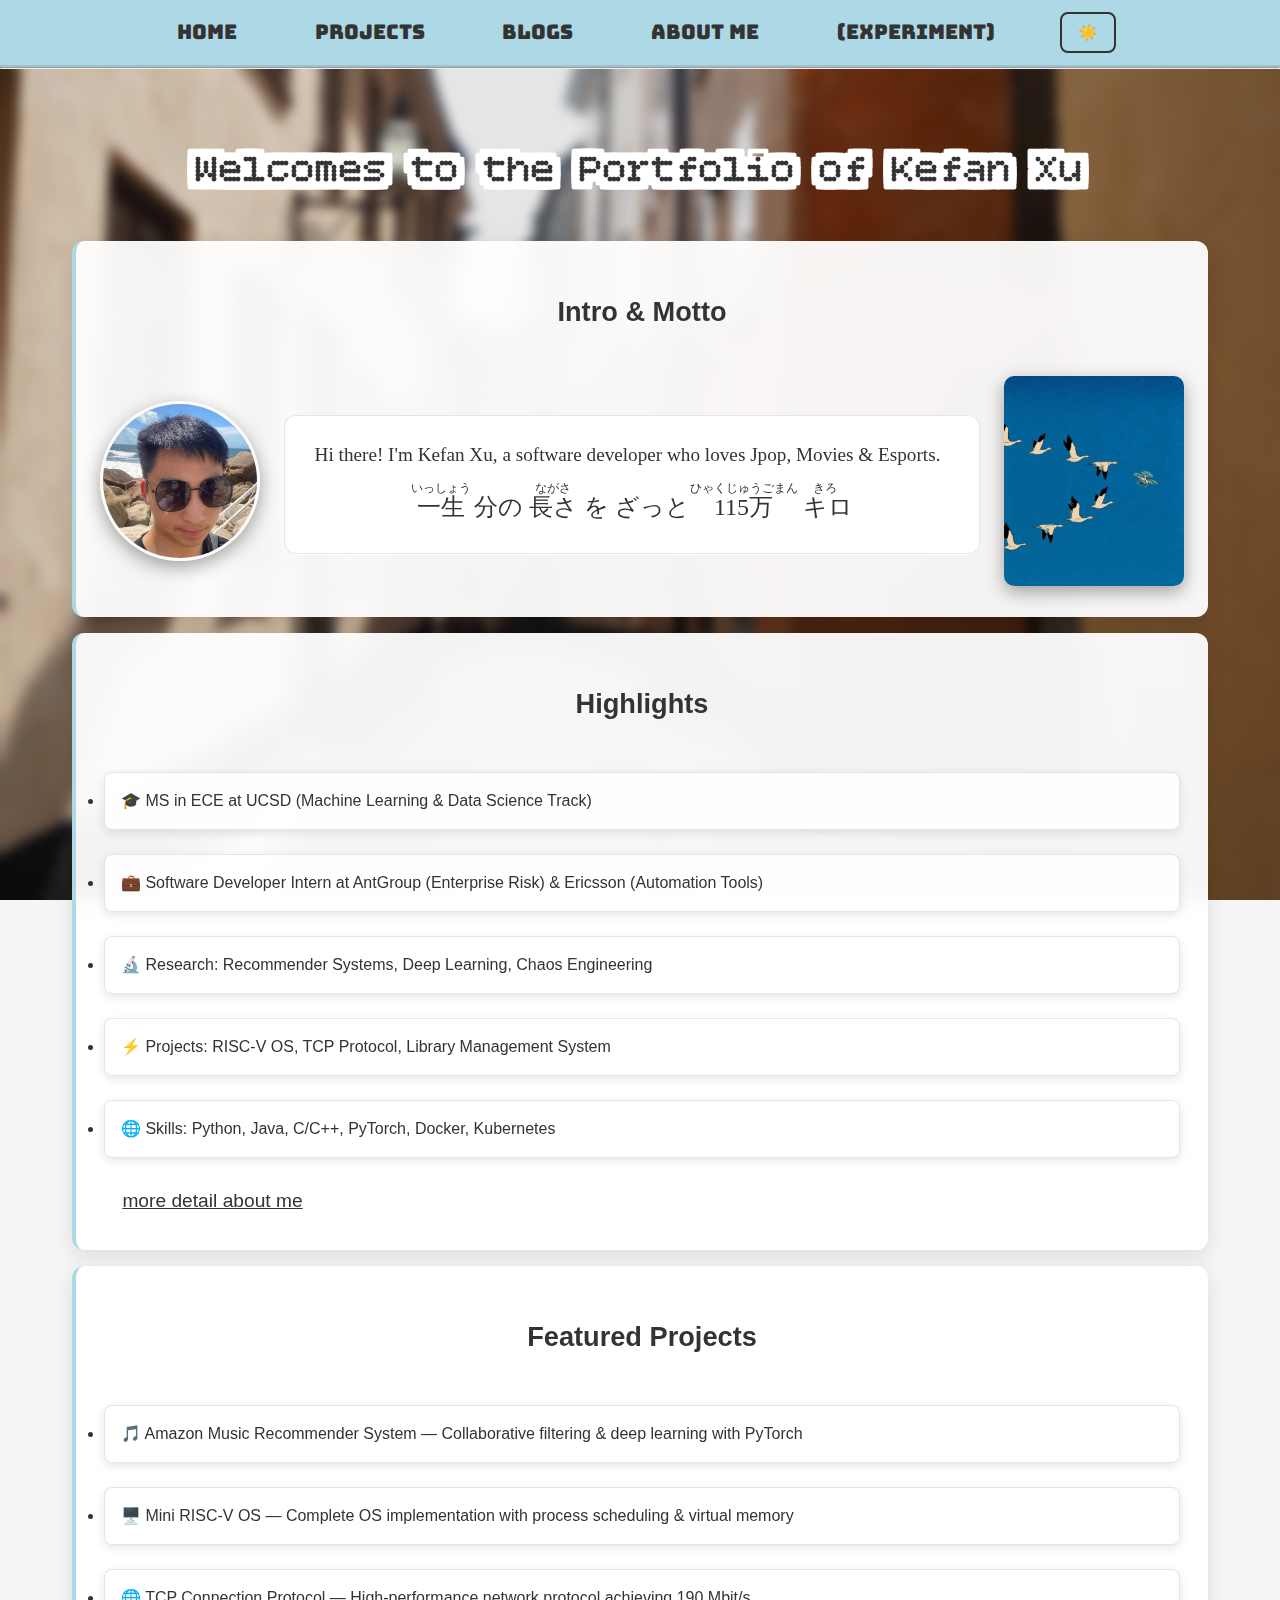
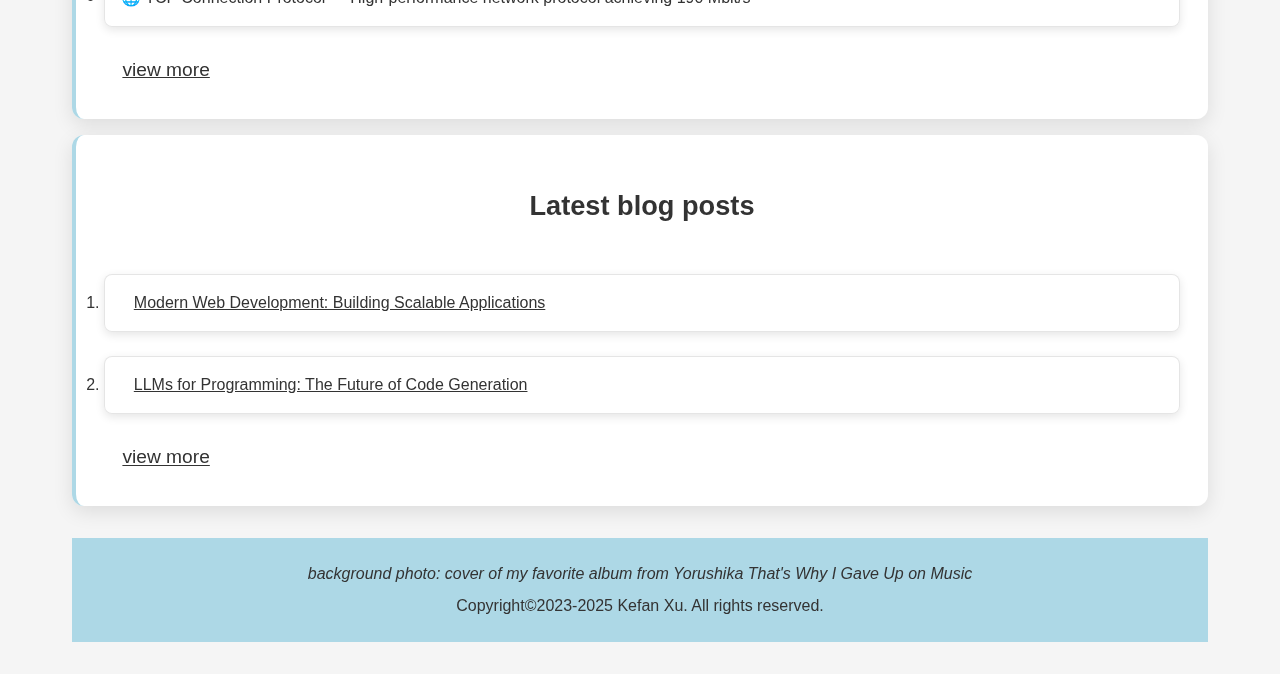
<file: index.html>
<!doctype html>
<html lang="en">
<head>
  <meta charset="utf-8">
  <meta name="viewport" content="width=device-width,initial-scale=1">
  <meta name="view-transition" content="same-origin">
  <title>Kefan's Portfolio - Home</title>
  <meta name="description" content="Personal portfolio homepage.">
  <link rel="icon" href="assets/img/siteicon.jpg" type="image/jpeg">
  <link rel="stylesheet" href="css/style.css"></link>
  <script src="scripts/theme.js"></script>
  
  <script>
    /* hello-world custom element logs to console (allowed JS for this part) */
    class HelloWorld extends HTMLElement {
      connectedCallback(){ console.log("Hello world! (from <hello-world>)"); }
    }
    customElements.define('hello-world', HelloWorld);
  </script>
</head>
<body>
  <div class="view-transition-overlay" style="view-transition-name: transition-overlay;"></div>
  <header>
    
    <nav >
      <input type="checkbox" id="menu-toggle">
      <label for="menu-toggle" class="menu-icon">☰ Menu</label>
      <ul class="main-menu">
        <li><a href="index.html">Home</a></li>
        <li><a href="projects.html">Projects</a></li>
        <li><a href="blogs.html">Blogs</a></li>
        <li><a href="about.html">About me</a></li>
        <li><a href="experiments.html">(experiment)</a></li>
        <li class="theme-toggle-container">
          <button id="theme-toggle" class="theme-toggle" type="button">🌙 &nbsp Dark</button>
        </li>
      </ul>
    </nav>
    <hr>
  </header>

  <main>
    <h1>Welcomes to the Portfolio of Kefan Xu 
    </h1>

    <section>
        <h2 id="intro">Intro & Motto</h2>
        <div class="intro-motto">
            <picture class="intro-avatar">
                <source srcset="assets/img/avatar.jpg" type="image/webp">
                <img src="assets/img/avatar.jpg" alt="avatar">
            </picture>
            <span class="intro-bubble">
              <p>Hi there! I'm Kefan Xu, a software developer who loves Jpop, Movies & Esports.</p>
                <p class="need-ruby">
                    <ruby>
                        一生<rt>いっしょう</rt>
                    </ruby>
                    分の
                    <ruby>
                        長さ<rt>ながさ</rt>
                    </ruby>
                    を ざっと
                    <ruby>
                        115万<rt>ひゃくじゅうごまん</rt>
                        キロ<rt>きろ</rt>
                    </ruby>
                </p>
              </span>

            <picture class="intro-sideimg">
                <img src="assets/img/Pic1.jpg" alt="placeholder image">
            </picture>
        </div>
    </section>

    <section >

        <h2>Highlights</h2>
        <ul class="two-column">
            <li>🎓 MS in ECE at UCSD (Machine Learning & Data Science Track)</li>
            <li>💼 Software Developer Intern at AntGroup (Enterprise Risk) & Ericsson (Automation Tools)</li>
            <li>🔬 Research: Recommender Systems, Deep Learning, Chaos Engineering</li>
            <li>⚡ Projects: RISC-V OS, TCP Protocol, Library Management System</li>
            <li>🌐 Skills: Python, Java, C/C++, PyTorch, Docker, Kubernetes</li>
        </ul>

      <p><a href="about.html">more detail about me</a></p>
    </section>

    <section >
      <h2 id="projects">Featured Projects</h2>
      <ul class="two-column">
        <li>🎵 Amazon Music Recommender System — Collaborative filtering & deep learning with PyTorch</li>
        <li>🖥️ Mini RISC-V OS — Complete OS implementation with process scheduling & virtual memory</li>
        <li>🌐 TCP Connection Protocol — High-performance network protocol achieving 190 Mbit/s</li>
      </ul>
      <p><a href="projects.html">view more</a></p>
    </section>

    <section>
      <h2 id="blogs">Latest blog posts</h2>
      <ol class="two-column">
        <li><a href="blogs/blog1/index.html">Modern Web Development: Building Scalable Applications</a></li>
        <li><a href="blogs/blog2/index.html">LLMs for Programming: The Future of Code Generation</a></li>
      </ol>
      <p><a href="blogs.html">view more</a></p>
    </section>

    

    <footer>
      <cite>background photo: cover of my favorite album from Yorushika <em>That's Why I Gave Up on Music</em></cite>
      
      <p>Copyright©2023-2025 Kefan Xu. All rights reserved.</p>
      
    </footer>
  </main>

  <noscript>
    <p>Enable JavaScript for best experience (scripts are minimal and safe). Theme switching requires JavaScript.</p>
  </noscript>




  <!-- use the hello-world element somewhere so the console message triggers -->
  <hello-world></hello-world>
  
</body>
</html>
</file>
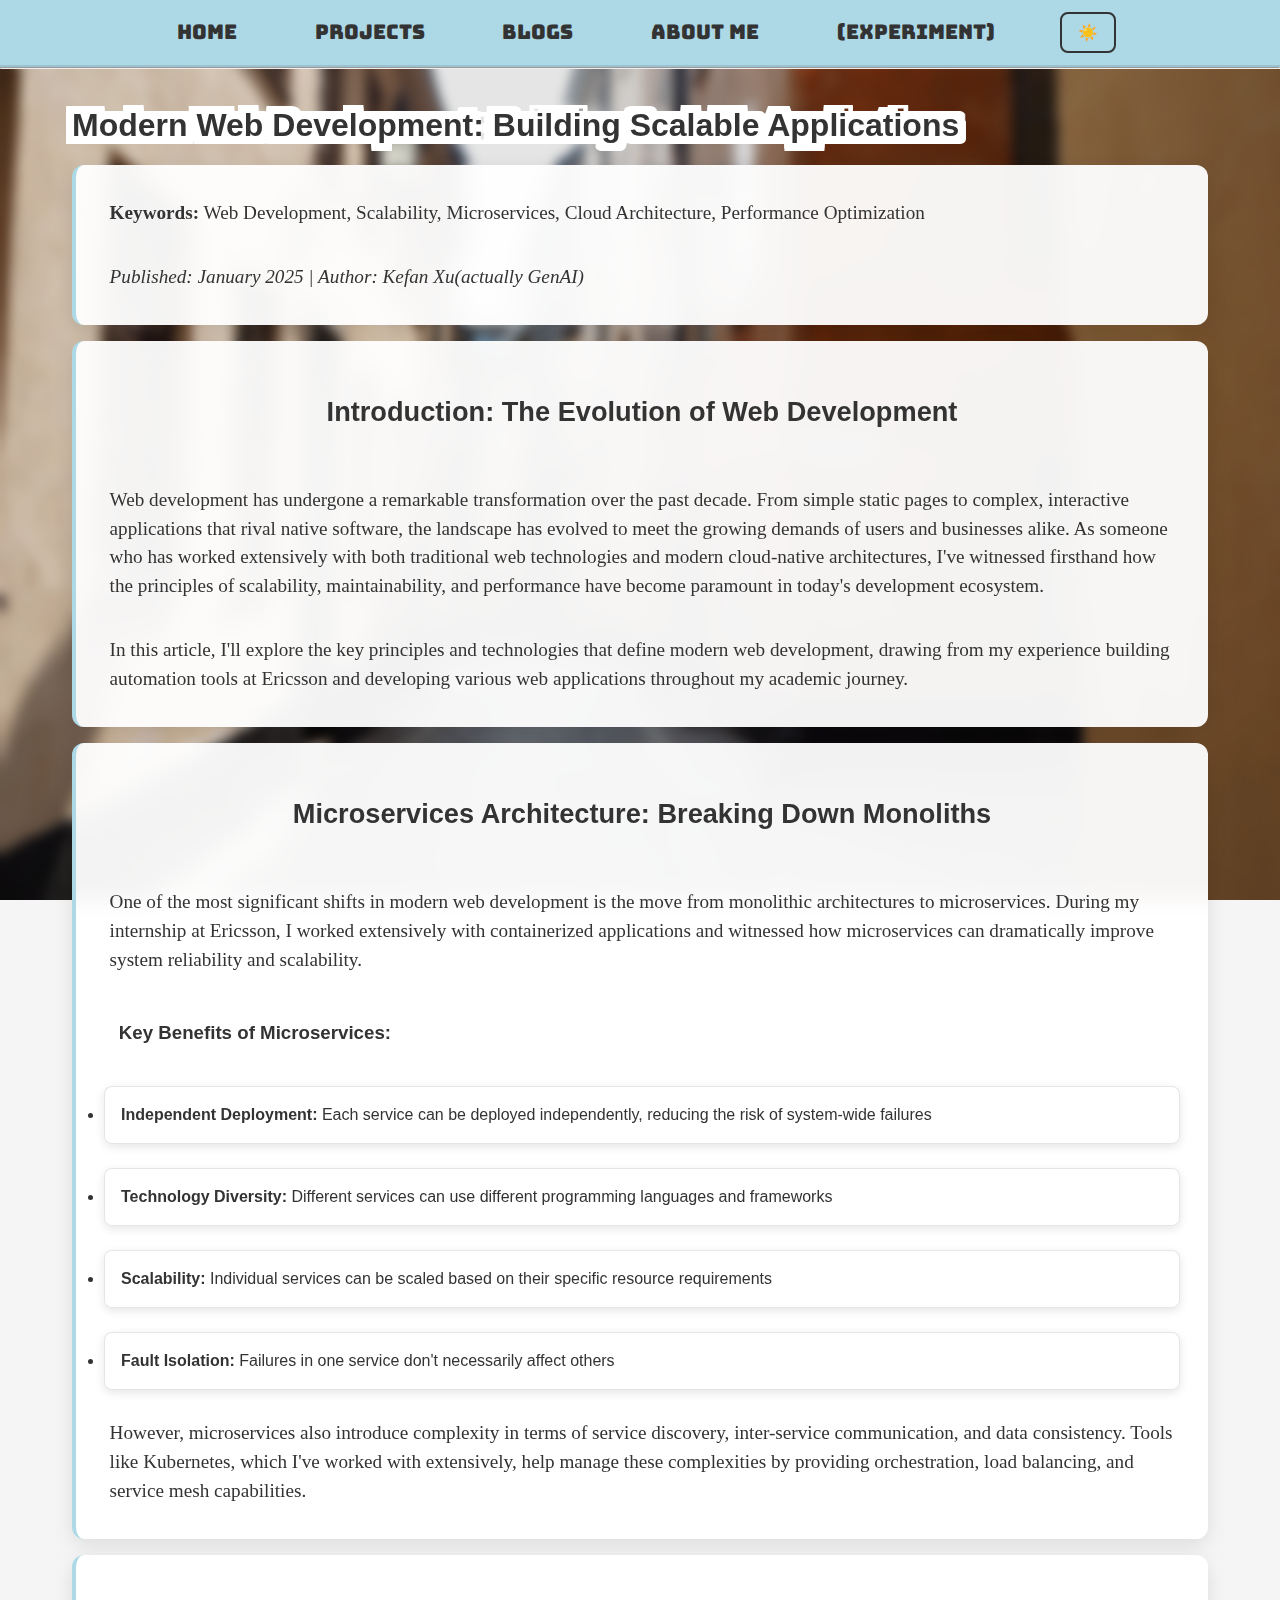
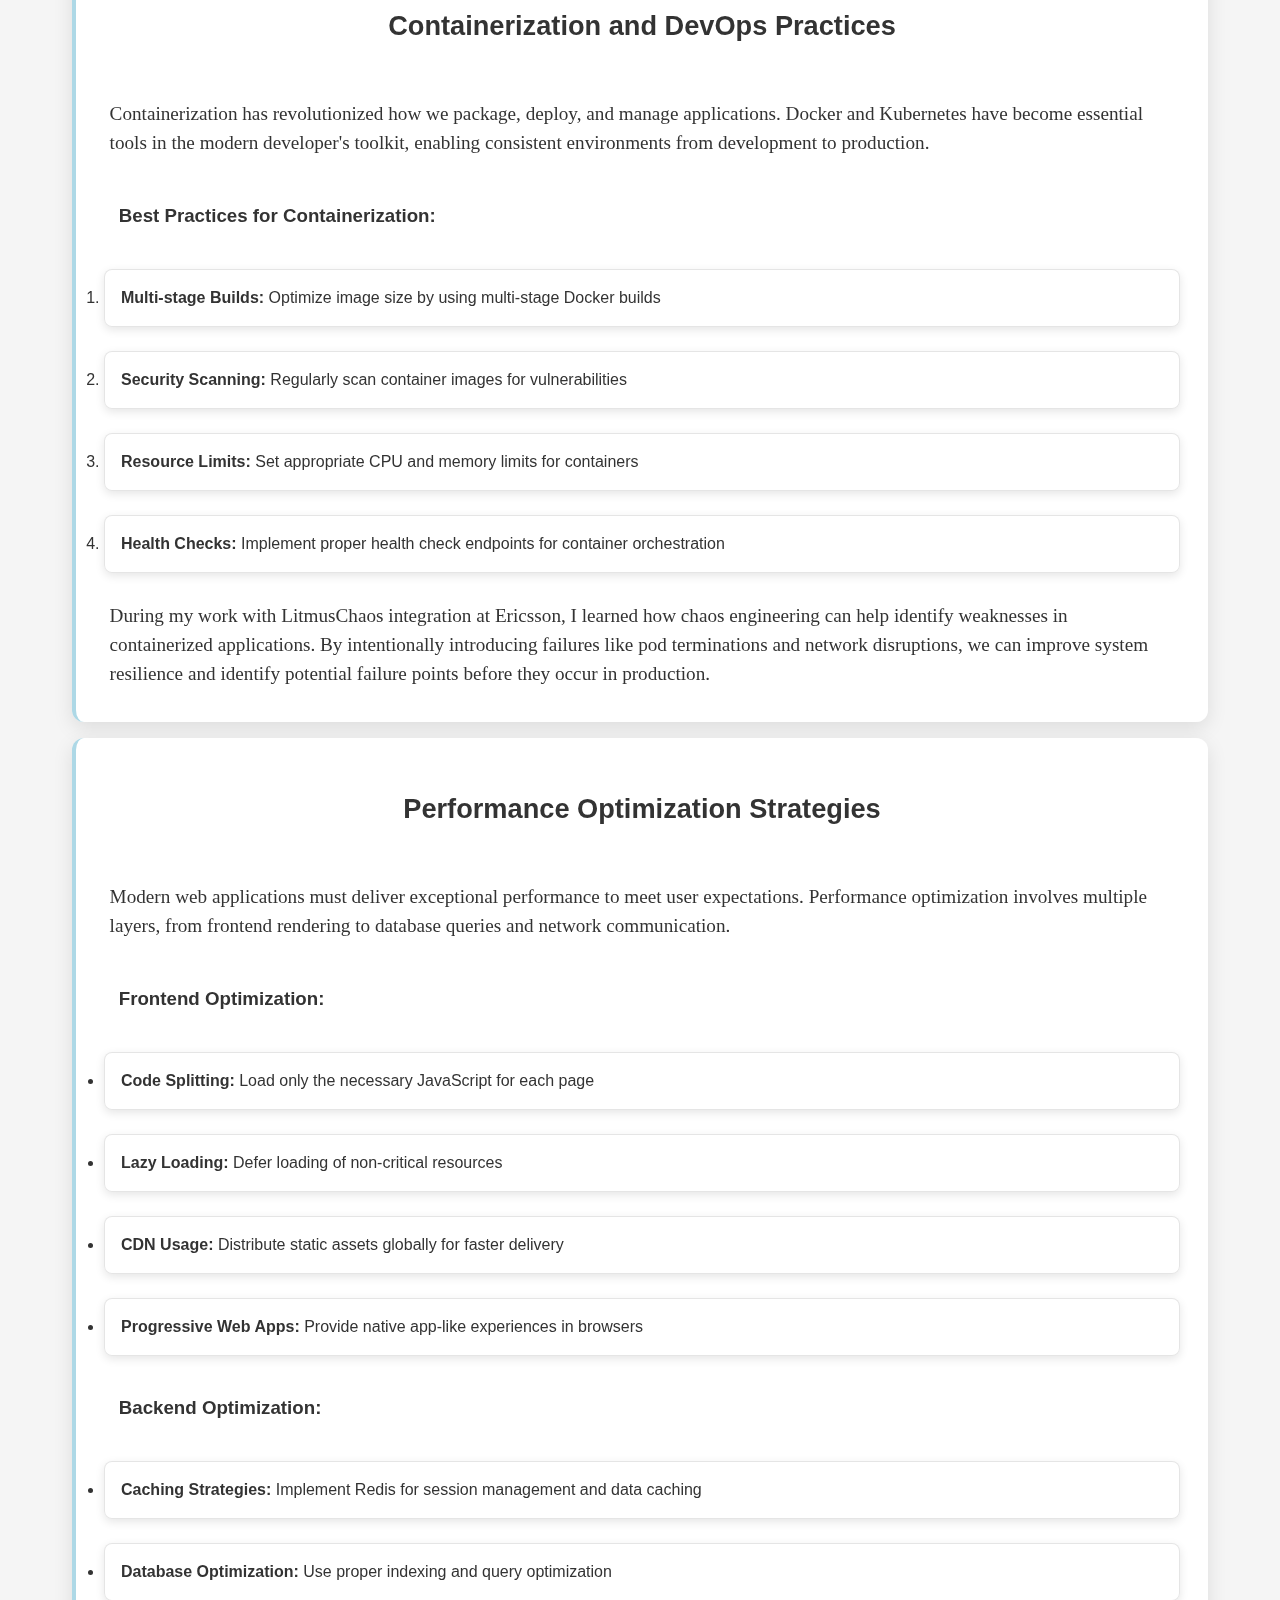
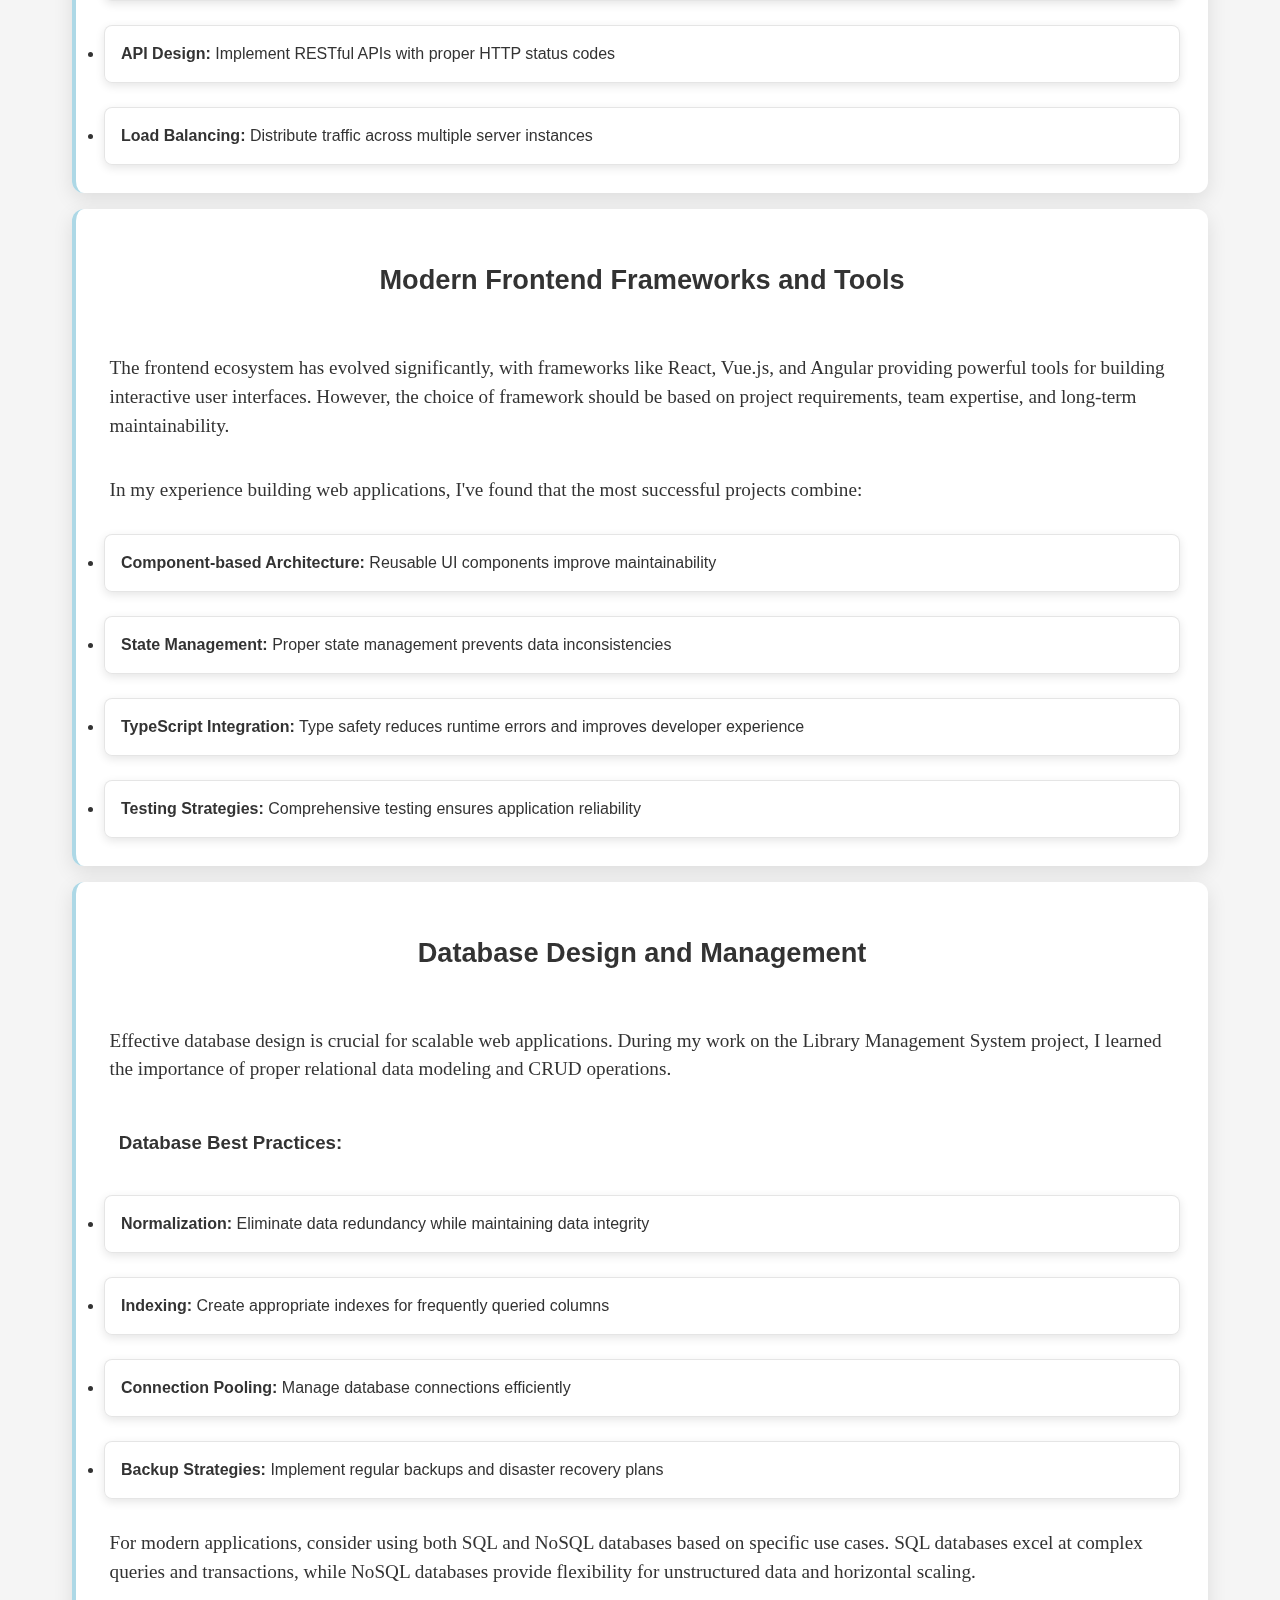
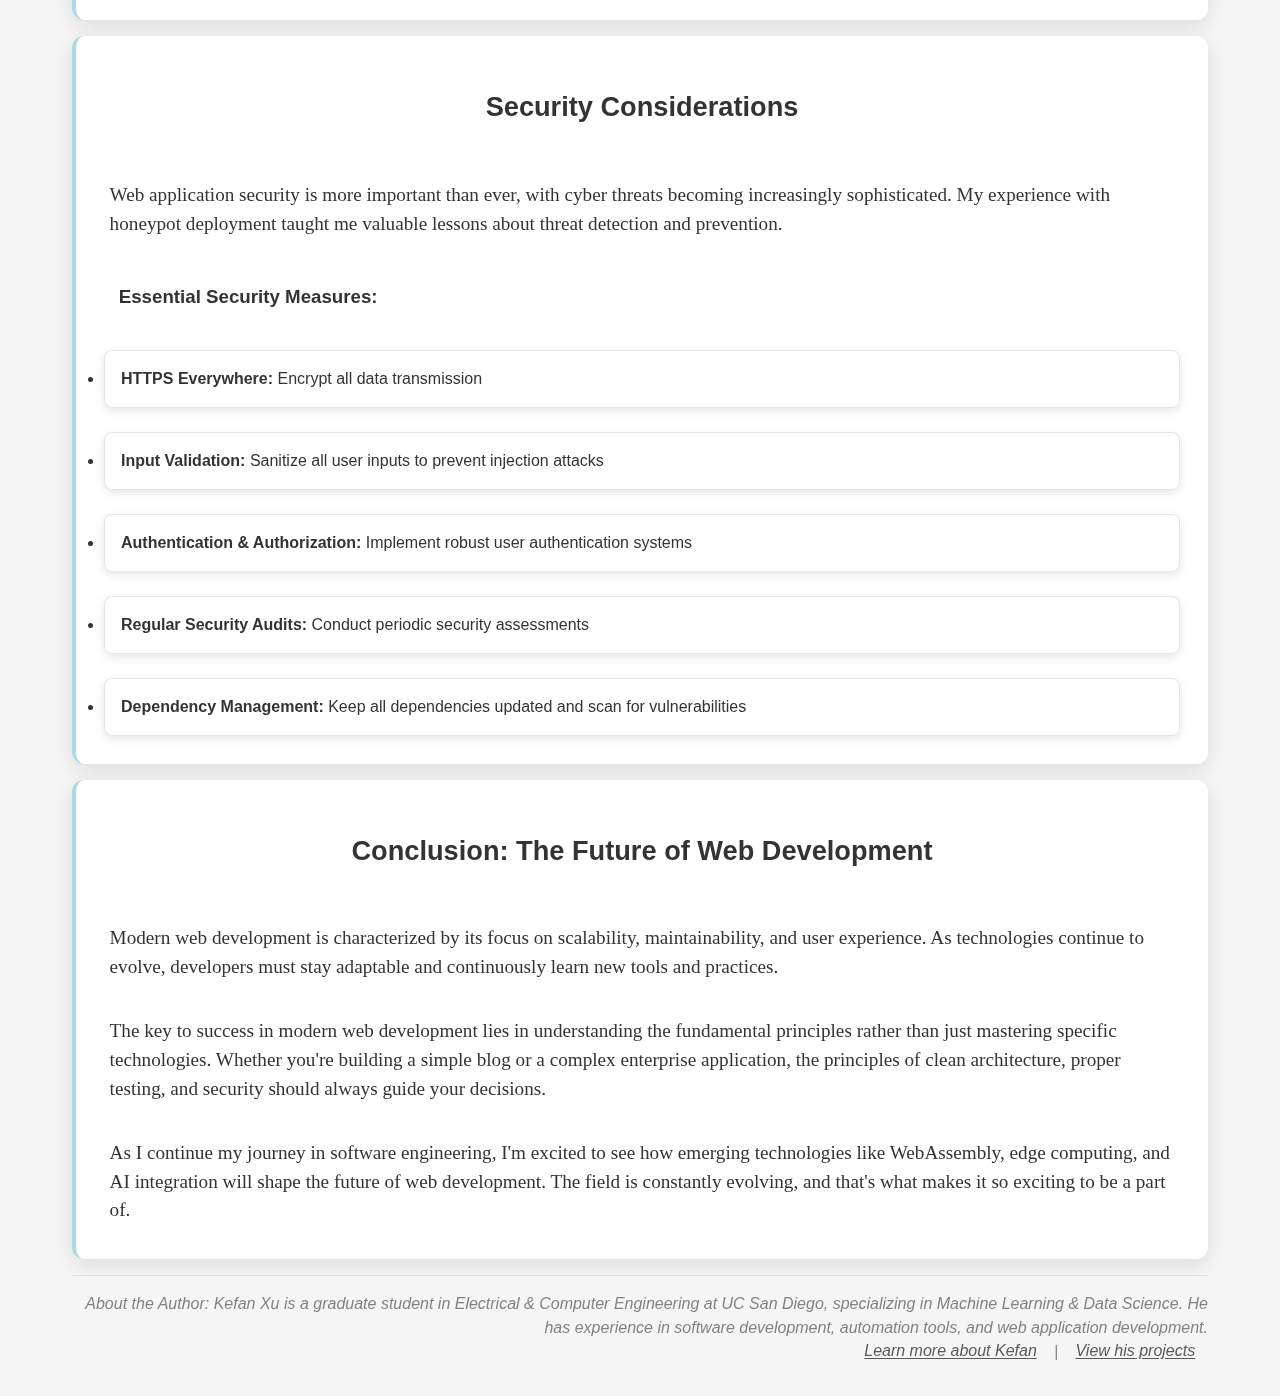
<file: blogs/blog1/index.html>
<!doctype html>
<html lang="en">
<head>
  <meta charset="utf-8">
  <meta name="viewport" content="width=device-width,initial-scale=1">
  <meta name="view-transition" content="same-origin">
  <title>Modern Web Development: Building Scalable Applications</title>
  <meta name="description" content="Exploring modern web development practices and scalable application architecture.">
  <link rel="icon" href="../../assets/img/siteicon.jpg" type="image/jpeg">
  <link rel="stylesheet" href="../../css/style.css">

  <script src="../../scripts/theme.js"></script>
</head>
<body>
  <!-- View Transition 覆盖层 -->
  <div class="view-transition-overlay" style="view-transition-name: transition-overlay;"></div>
  <header>
    <nav å>
      <input type="checkbox" id="menu-toggle">
      <label for="menu-toggle" class="menu-icon">☰ Menu</label>
      <ul class="main-menu">
        <li><a href="../../index.html">Home</a></li>
        <li><a href="../../projects.html">Projects</a></li>
        <li><a href="../../blogs.html">Blogs</a></li>
        <li><a href="../../about.html">About me</a></li>
        <li><a href="../../experiments.html">(experiment)</a></li>
        <li class="theme-toggle-container">
          <button id="theme-toggle" class="theme-toggle" type="button">🌙 Dark &nbsp</button>
        </li>
      </ul>
    </nav>
    <hr>
  </header>
  <main>
    <article>
      <h1>Modern Web Development: Building Scalable Applications</h1>
      <section>
        <p><strong>Keywords:</strong> Web Development, Scalability, Microservices, Cloud Architecture, Performance Optimization</p>
        <p><em>Published: January 2025 | Author: Kefan Xu(actually GenAI)</em></p>
      </section>  

      <section>
        <h2>Introduction: The Evolution of Web Development</h2>
        <p>Web development has undergone a remarkable transformation over the past decade. From simple static pages to complex, interactive applications that rival native software, the landscape has evolved to meet the growing demands of users and businesses alike. As someone who has worked extensively with both traditional web technologies and modern cloud-native architectures, I've witnessed firsthand how the principles of scalability, maintainability, and performance have become paramount in today's development ecosystem.</p>
        
        <p>In this article, I'll explore the key principles and technologies that define modern web development, drawing from my experience building automation tools at Ericsson and developing various web applications throughout my academic journey.</p>
      </section>

      <section>
        <h2>Microservices Architecture: Breaking Down Monoliths</h2>
        <p>One of the most significant shifts in modern web development is the move from monolithic architectures to microservices. During my internship at Ericsson, I worked extensively with containerized applications and witnessed how microservices can dramatically improve system reliability and scalability.</p>
        
        <h3>Key Benefits of Microservices:</h3>
        <ul>
          <li><strong>Independent Deployment:</strong> Each service can be deployed independently, reducing the risk of system-wide failures</li>
          <li><strong>Technology Diversity:</strong> Different services can use different programming languages and frameworks</li>
          <li><strong>Scalability:</strong> Individual services can be scaled based on their specific resource requirements</li>
          <li><strong>Fault Isolation:</strong> Failures in one service don't necessarily affect others</li>
        </ul>
        
        <p>However, microservices also introduce complexity in terms of service discovery, inter-service communication, and data consistency. Tools like Kubernetes, which I've worked with extensively, help manage these complexities by providing orchestration, load balancing, and service mesh capabilities.</p>
      </section>

      <section>
        <h2>Containerization and DevOps Practices</h2>
        <p>Containerization has revolutionized how we package, deploy, and manage applications. Docker and Kubernetes have become essential tools in the modern developer's toolkit, enabling consistent environments from development to production.</p>
        
        <h3>Best Practices for Containerization:</h3>
        <ol>
          <li><strong>Multi-stage Builds:</strong> Optimize image size by using multi-stage Docker builds</li>
          <li><strong>Security Scanning:</strong> Regularly scan container images for vulnerabilities</li>
          <li><strong>Resource Limits:</strong> Set appropriate CPU and memory limits for containers</li>
          <li><strong>Health Checks:</strong> Implement proper health check endpoints for container orchestration</li>
        </ol>
        
        <p>During my work with LitmusChaos integration at Ericsson, I learned how chaos engineering can help identify weaknesses in containerized applications. By intentionally introducing failures like pod terminations and network disruptions, we can improve system resilience and identify potential failure points before they occur in production.</p>
      </section>

      <section>
        <h2>Performance Optimization Strategies</h2>
        <p>Modern web applications must deliver exceptional performance to meet user expectations. Performance optimization involves multiple layers, from frontend rendering to database queries and network communication.</p>
        
        <h3>Frontend Optimization:</h3>
        <ul>
          <li><strong>Code Splitting:</strong> Load only the necessary JavaScript for each page</li>
          <li><strong>Lazy Loading:</strong> Defer loading of non-critical resources</li>
          <li><strong>CDN Usage:</strong> Distribute static assets globally for faster delivery</li>
          <li><strong>Progressive Web Apps:</strong> Provide native app-like experiences in browsers</li>
        </ul>
        
        <h3>Backend Optimization:</h3>
        <ul>
          <li><strong>Caching Strategies:</strong> Implement Redis for session management and data caching</li>
          <li><strong>Database Optimization:</strong> Use proper indexing and query optimization</li>
          <li><strong>API Design:</strong> Implement RESTful APIs with proper HTTP status codes</li>
          <li><strong>Load Balancing:</strong> Distribute traffic across multiple server instances</li>
        </ul>
      </section>

      <section>
        <h2>Modern Frontend Frameworks and Tools</h2>
        <p>The frontend ecosystem has evolved significantly, with frameworks like React, Vue.js, and Angular providing powerful tools for building interactive user interfaces. However, the choice of framework should be based on project requirements, team expertise, and long-term maintainability.</p>
        
        <p>In my experience building web applications, I've found that the most successful projects combine:</p>
        <ul>
          <li><strong>Component-based Architecture:</strong> Reusable UI components improve maintainability</li>
          <li><strong>State Management:</strong> Proper state management prevents data inconsistencies</li>
          <li><strong>TypeScript Integration:</strong> Type safety reduces runtime errors and improves developer experience</li>
          <li><strong>Testing Strategies:</strong> Comprehensive testing ensures application reliability</li>
        </ul>
      </section>

      <section>
        <h2>Database Design and Management</h2>
        <p>Effective database design is crucial for scalable web applications. During my work on the Library Management System project, I learned the importance of proper relational data modeling and CRUD operations.</p>
        
        <h3>Database Best Practices:</h3>
        <ul>
          <li><strong>Normalization:</strong> Eliminate data redundancy while maintaining data integrity</li>
          <li><strong>Indexing:</strong> Create appropriate indexes for frequently queried columns</li>
          <li><strong>Connection Pooling:</strong> Manage database connections efficiently</li>
          <li><strong>Backup Strategies:</strong> Implement regular backups and disaster recovery plans</li>
        </ul>
        
        <p>For modern applications, consider using both SQL and NoSQL databases based on specific use cases. SQL databases excel at complex queries and transactions, while NoSQL databases provide flexibility for unstructured data and horizontal scaling.</p>
      </section>

      <section>
        <h2>Security Considerations</h2>
        <p>Web application security is more important than ever, with cyber threats becoming increasingly sophisticated. My experience with honeypot deployment taught me valuable lessons about threat detection and prevention.</p>
        
        <h3>Essential Security Measures:</h3>
        <ul>
          <li><strong>HTTPS Everywhere:</strong> Encrypt all data transmission</li>
          <li><strong>Input Validation:</strong> Sanitize all user inputs to prevent injection attacks</li>
          <li><strong>Authentication & Authorization:</strong> Implement robust user authentication systems</li>
          <li><strong>Regular Security Audits:</strong> Conduct periodic security assessments</li>
          <li><strong>Dependency Management:</strong> Keep all dependencies updated and scan for vulnerabilities</li>
        </ul>
      </section>

      <section>
        <h2>Conclusion: The Future of Web Development</h2>
        <p>Modern web development is characterized by its focus on scalability, maintainability, and user experience. As technologies continue to evolve, developers must stay adaptable and continuously learn new tools and practices.</p>
        
        <p>The key to success in modern web development lies in understanding the fundamental principles rather than just mastering specific technologies. Whether you're building a simple blog or a complex enterprise application, the principles of clean architecture, proper testing, and security should always guide your decisions.</p>
        
        <p>As I continue my journey in software engineering, I'm excited to see how emerging technologies like WebAssembly, edge computing, and AI integration will shape the future of web development. The field is constantly evolving, and that's what makes it so exciting to be a part of.</p>
      </section>

      <footer>
        <p><em>About the Author: Kefan Xu is a graduate student in Electrical & Computer Engineering at UC San Diego, specializing in Machine Learning & Data Science. He has experience in software development, automation tools, and web application development.</em></p>
        <p><a href="../../about.html">Learn more about Kefan</a> | <a href="../../projects.html">View his projects</a></p>
      </footer>
    </article>
  </main>
</body>
</html>
</file>
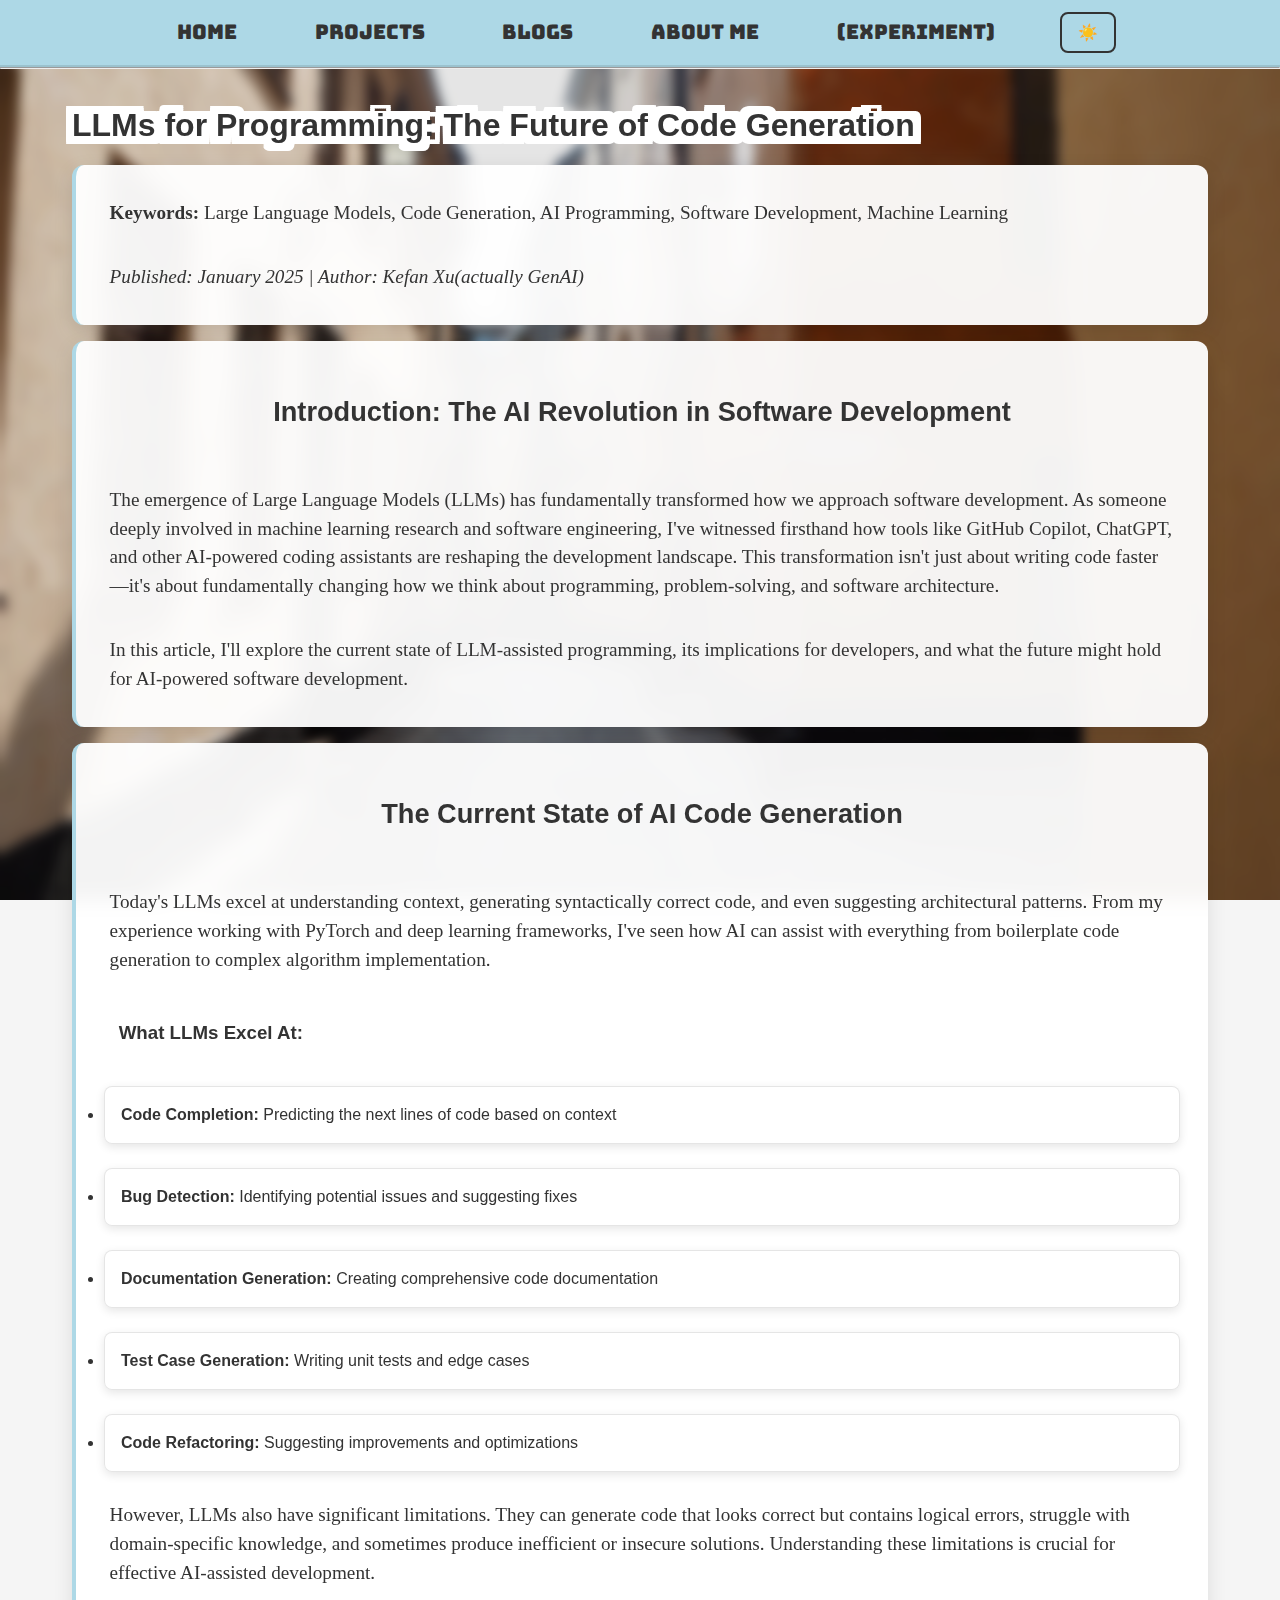
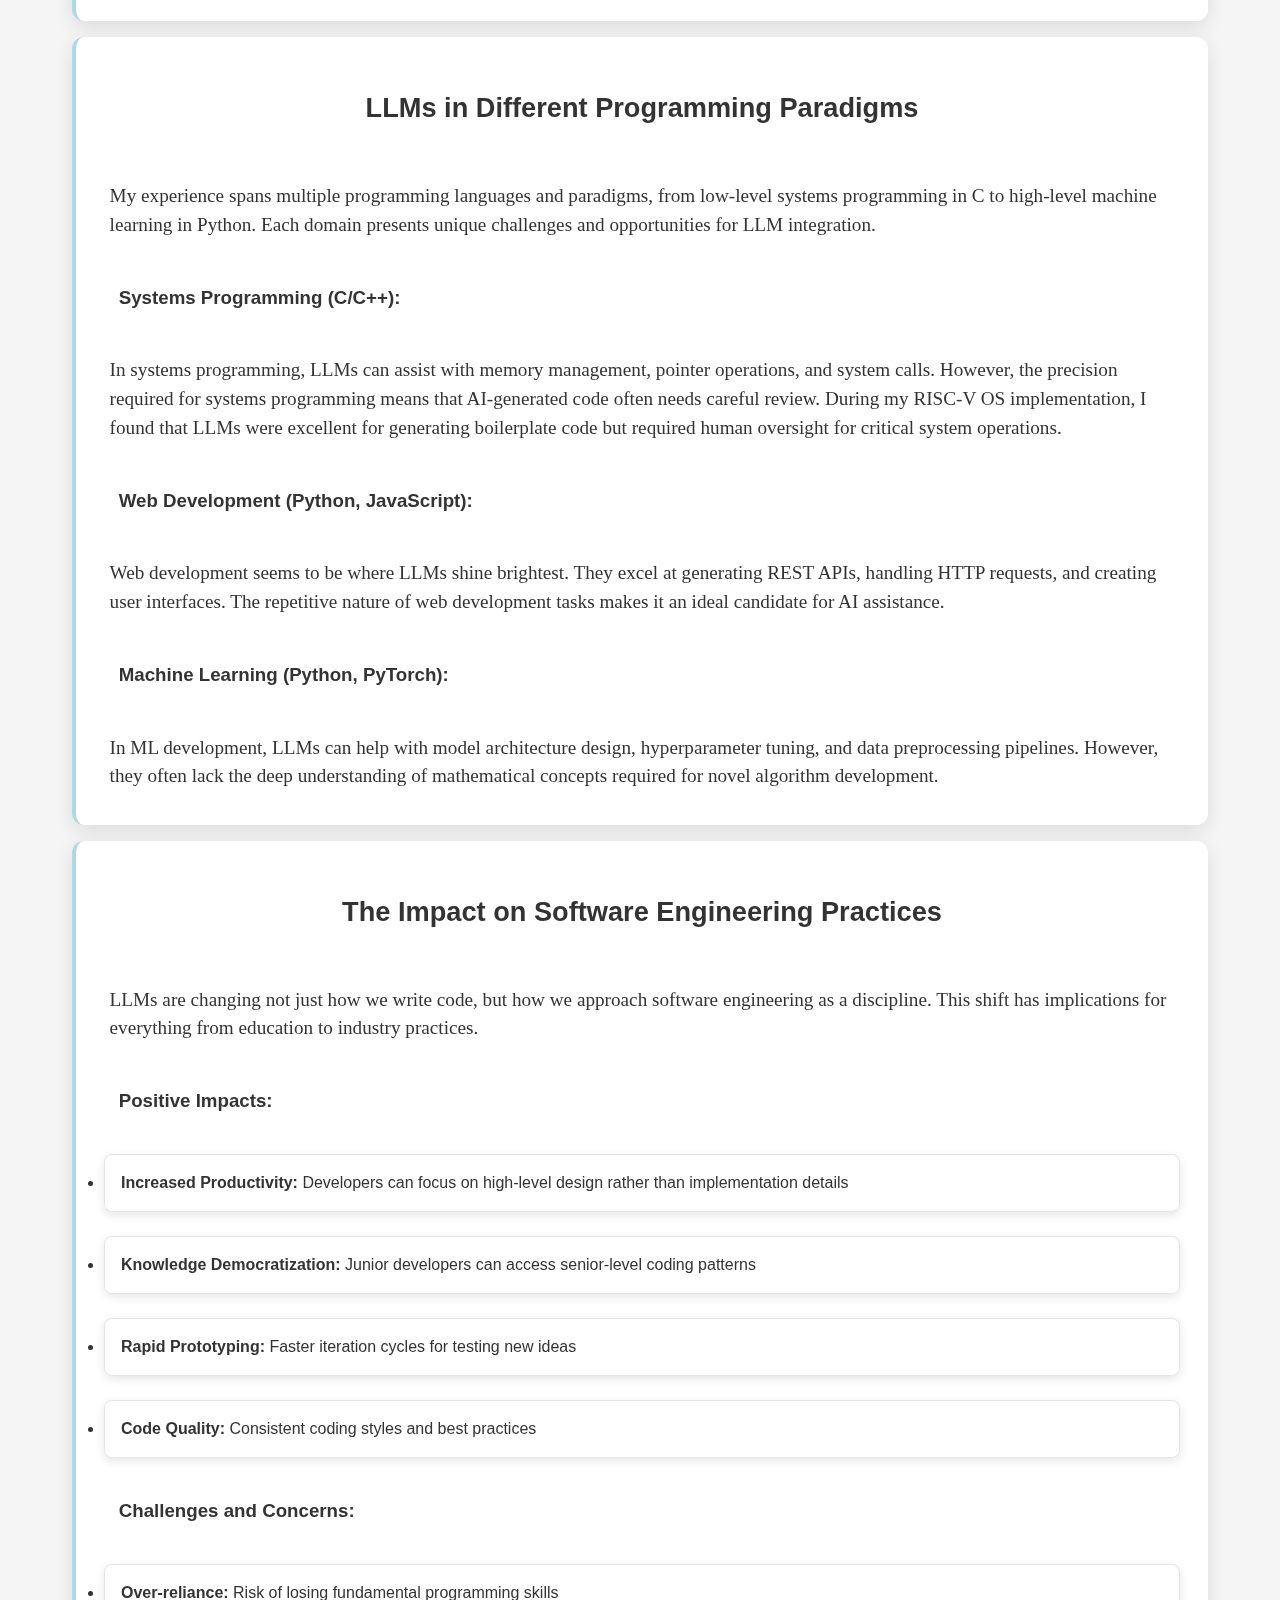
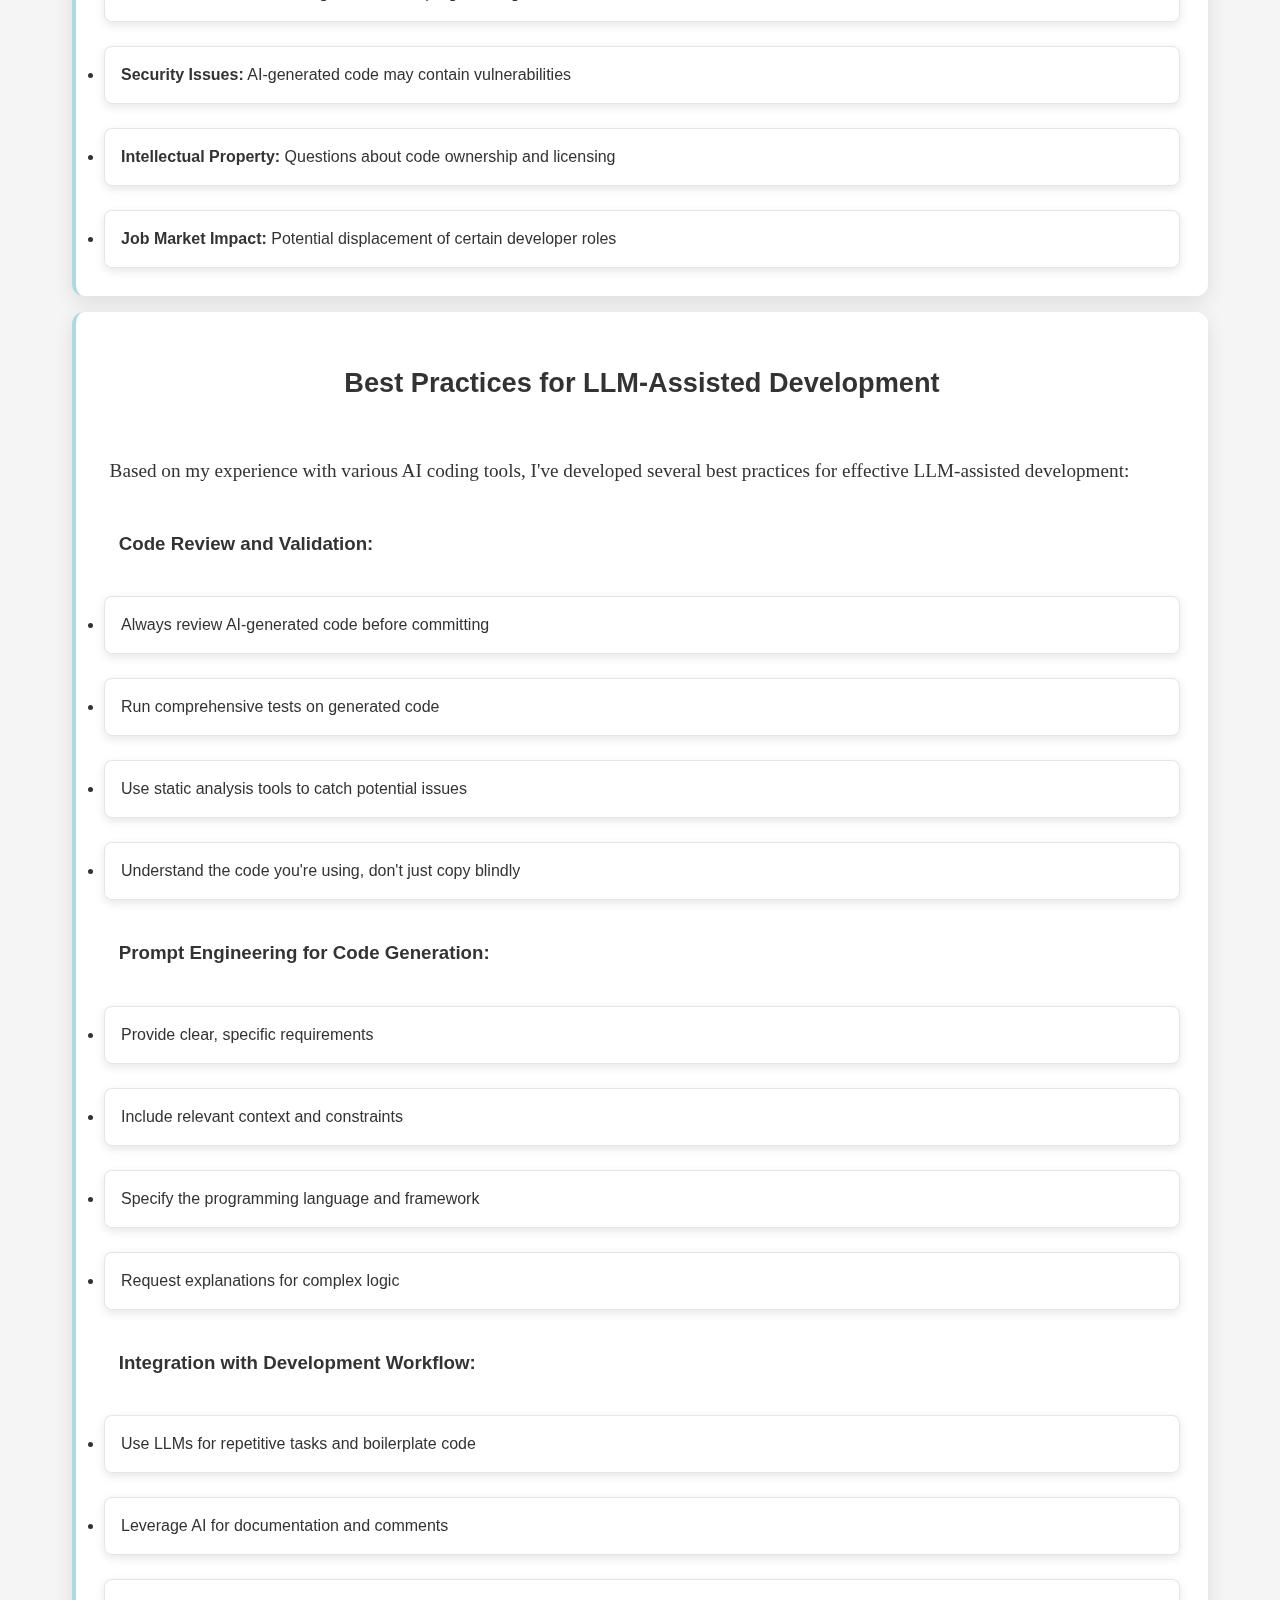
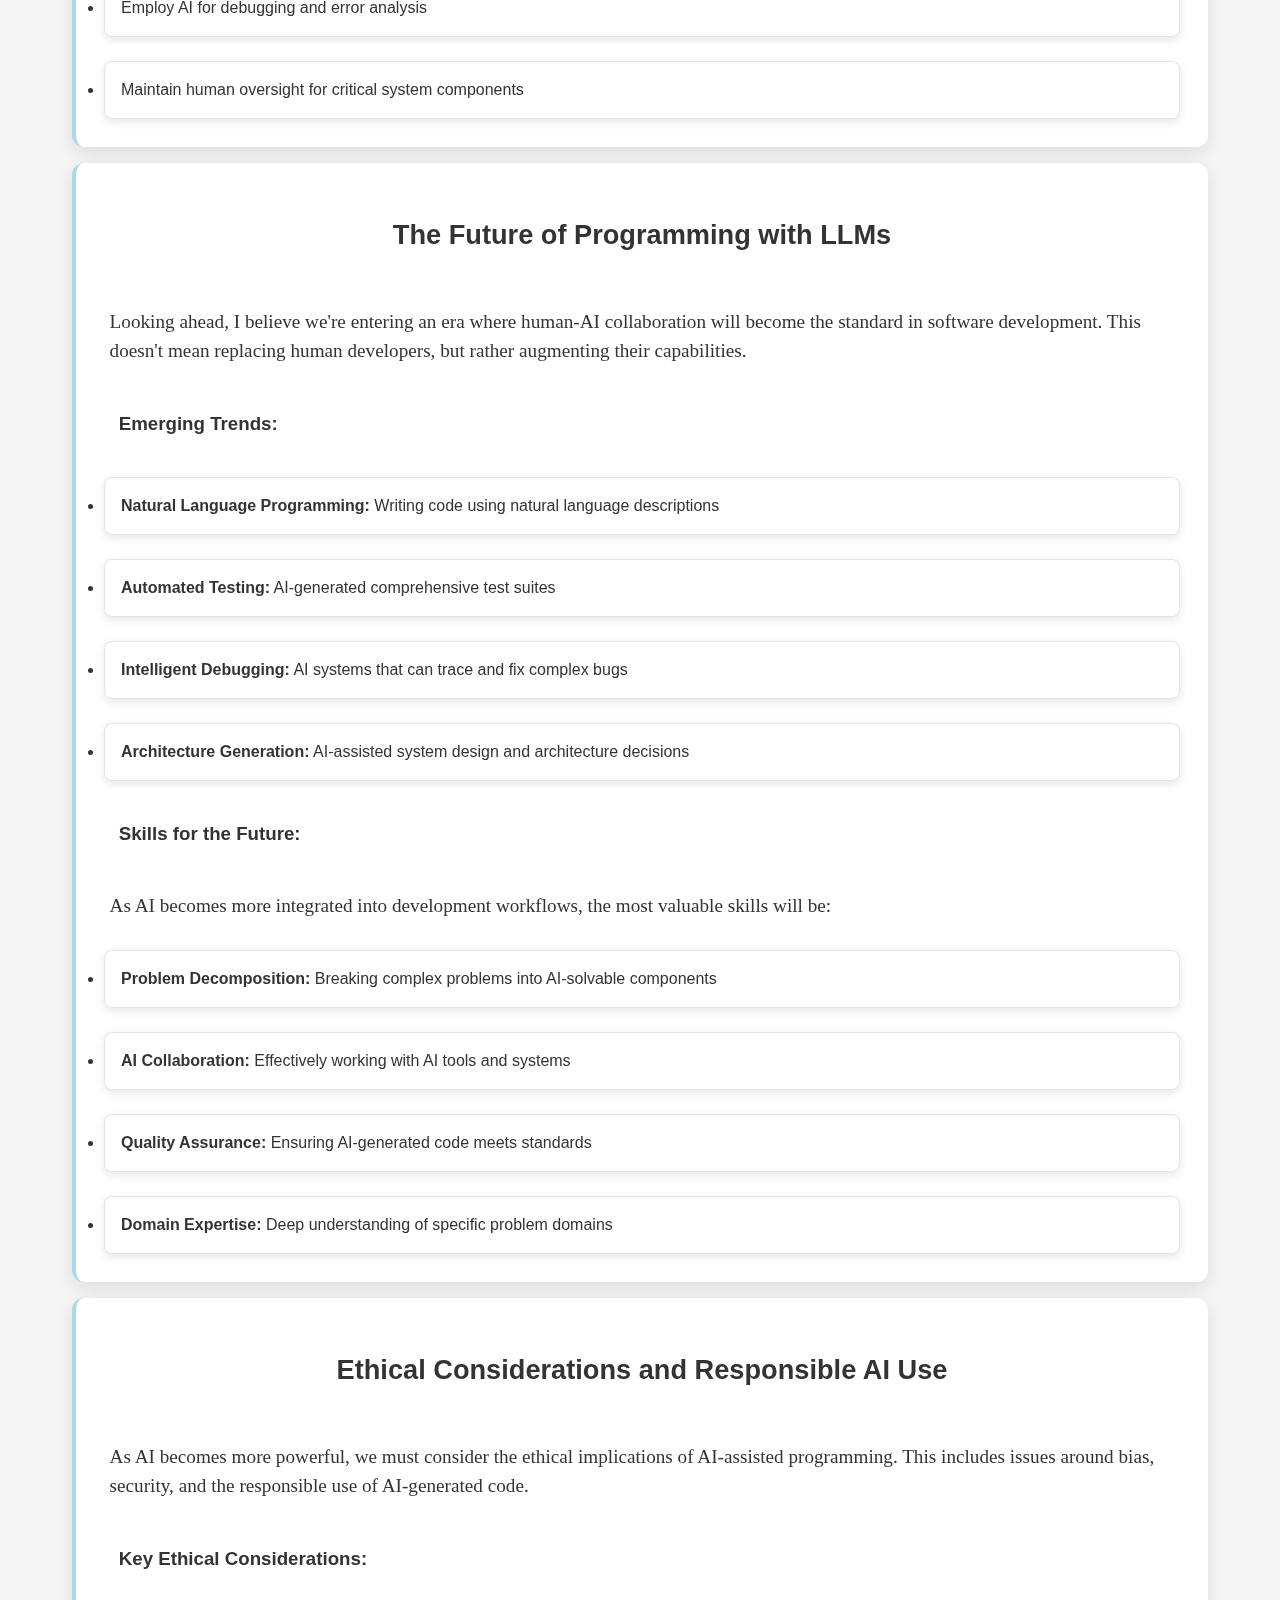
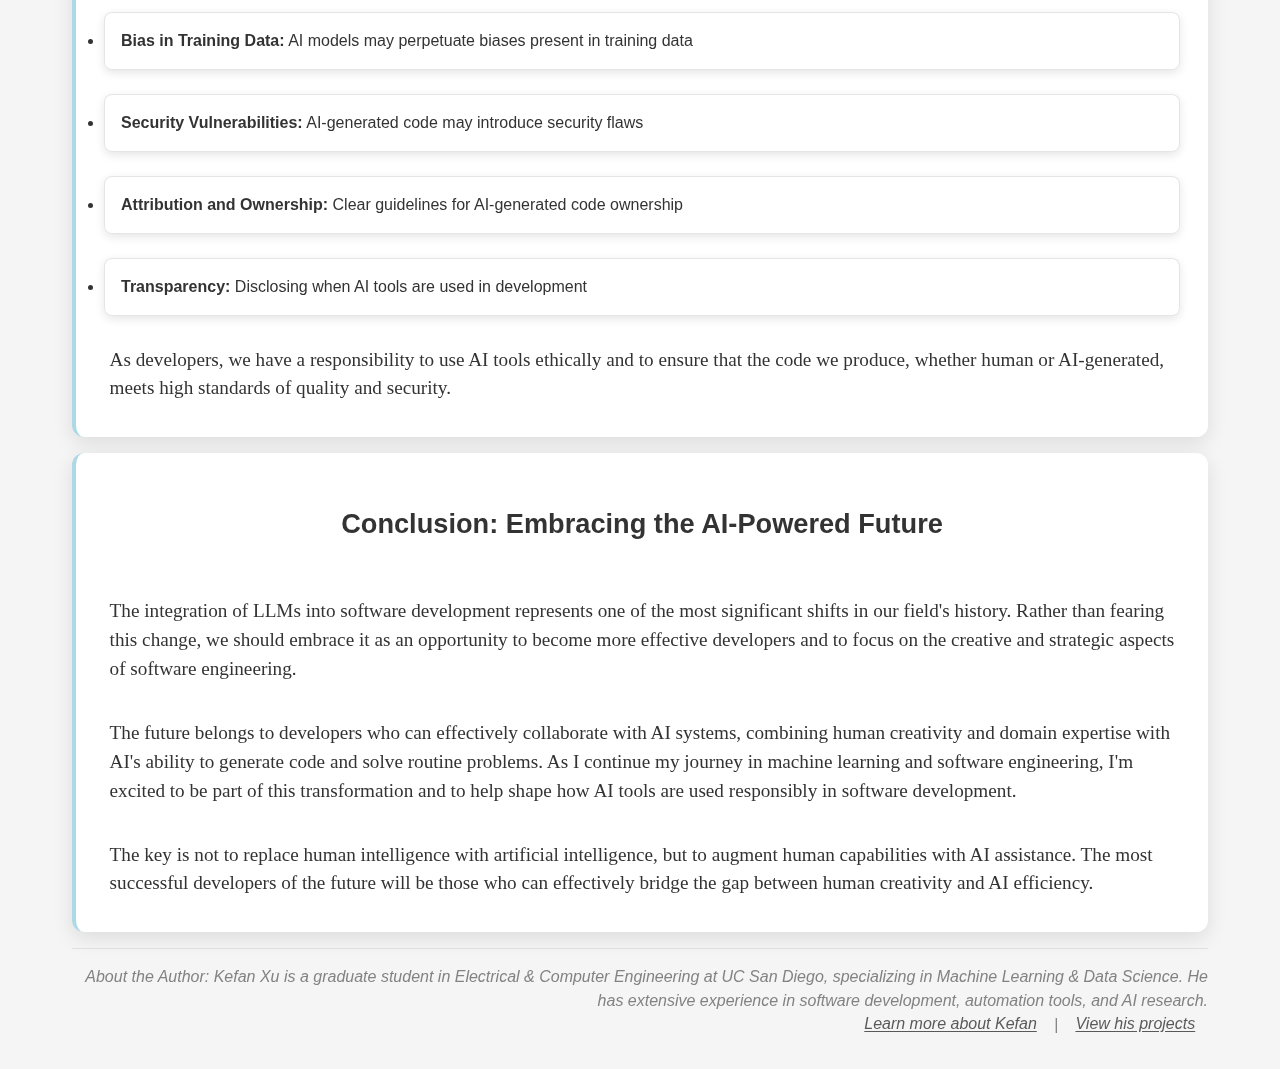
<file: blogs/blog2/index.html>
<!doctype html>
<html lang="en">
<head>
  <meta charset="utf-8">
  <meta name="viewport" content="width=device-width,initial-scale=1">
  <meta name="view-transition" content="same-origin">
  <title>LLMs for Programming: The Future of Code Generation</title>
  <meta name="description" content="Exploring the impact of Large Language Models on software development and programming practices.">
  <link rel="icon" href="../../assets/img/siteicon.jpg" type="image/jpeg">
  <link rel="stylesheet" href="../../css/style.css">
  <script src="../../scripts/theme.js"></script>
</head>
<body>
  <!-- View Transition 覆盖层 -->
  <div class="view-transition-overlay" style="view-transition-name: transition-overlay;"></div>
  <header>
    <nav >
      <input type="checkbox" id="menu-toggle">
      <label for="menu-toggle" class="menu-icon">☰ Menu</label>
      <ul class="main-menu">
        <li><a href="../../index.html">Home</a></li>
        <li><a href="../../projects.html">Projects</a></li>
        <li><a href="../../blogs.html">Blogs</a></li>
        <li><a href="../../about.html">About me</a></li>
        <li><a href="../../experiments.html">(experiment)</a></li>
        <li class="theme-toggle-container">
          <button id="theme-toggle" class="theme-toggle" type="button">🌙 Dark &nbsp</button>
        </li>
      </ul>
    </nav>
    <hr>
  </header>

  <main>
    <article>
      <h1>LLMs for Programming: The Future of Code Generation</h1>
      <section>
      <p><strong>Keywords:</strong> Large Language Models, Code Generation, AI Programming, Software Development, Machine Learning</p>
      <p><em>Published: January 2025 | Author: Kefan Xu(actually GenAI)</em></p>
      </section>
      <section>
        <h2>Introduction: The AI Revolution in Software Development</h2>
        <p>The emergence of Large Language Models (LLMs) has fundamentally transformed how we approach software development. As someone deeply involved in machine learning research and software engineering, I've witnessed firsthand how tools like GitHub Copilot, ChatGPT, and other AI-powered coding assistants are reshaping the development landscape. This transformation isn't just about writing code faster—it's about fundamentally changing how we think about programming, problem-solving, and software architecture.</p>
        
        <p>In this article, I'll explore the current state of LLM-assisted programming, its implications for developers, and what the future might hold for AI-powered software development.</p>
      </section>

      <section>
        <h2>The Current State of AI Code Generation</h2>
        <p>Today's LLMs excel at understanding context, generating syntactically correct code, and even suggesting architectural patterns. From my experience working with PyTorch and deep learning frameworks, I've seen how AI can assist with everything from boilerplate code generation to complex algorithm implementation.</p>
        
        <h3>What LLMs Excel At:</h3>
        <ul>
          <li><strong>Code Completion:</strong> Predicting the next lines of code based on context</li>
          <li><strong>Bug Detection:</strong> Identifying potential issues and suggesting fixes</li>
          <li><strong>Documentation Generation:</strong> Creating comprehensive code documentation</li>
          <li><strong>Test Case Generation:</strong> Writing unit tests and edge cases</li>
          <li><strong>Code Refactoring:</strong> Suggesting improvements and optimizations</li>
        </ul>
        
        <p>However, LLMs also have significant limitations. They can generate code that looks correct but contains logical errors, struggle with domain-specific knowledge, and sometimes produce inefficient or insecure solutions. Understanding these limitations is crucial for effective AI-assisted development.</p>
      </section>

      <section>
        <h2>LLMs in Different Programming Paradigms</h2>
        <p>My experience spans multiple programming languages and paradigms, from low-level systems programming in C to high-level machine learning in Python. Each domain presents unique challenges and opportunities for LLM integration.</p>
        
        <h3>Systems Programming (C/C++):</h3>
        <p>In systems programming, LLMs can assist with memory management, pointer operations, and system calls. However, the precision required for systems programming means that AI-generated code often needs careful review. During my RISC-V OS implementation, I found that LLMs were excellent for generating boilerplate code but required human oversight for critical system operations.</p>
        
        <h3>Web Development (Python, JavaScript):</h3>
        <p>Web development seems to be where LLMs shine brightest. They excel at generating REST APIs, handling HTTP requests, and creating user interfaces. The repetitive nature of web development tasks makes it an ideal candidate for AI assistance.</p>
        
        <h3>Machine Learning (Python, PyTorch):</h3>
        <p>In ML development, LLMs can help with model architecture design, hyperparameter tuning, and data preprocessing pipelines. However, they often lack the deep understanding of mathematical concepts required for novel algorithm development.</p>
      </section>

      <section>
        <h2>The Impact on Software Engineering Practices</h2>
        <p>LLMs are changing not just how we write code, but how we approach software engineering as a discipline. This shift has implications for everything from education to industry practices.</p>
        
        <h3>Positive Impacts:</h3>
        <ul>
          <li><strong>Increased Productivity:</strong> Developers can focus on high-level design rather than implementation details</li>
          <li><strong>Knowledge Democratization:</strong> Junior developers can access senior-level coding patterns</li>
          <li><strong>Rapid Prototyping:</strong> Faster iteration cycles for testing new ideas</li>
          <li><strong>Code Quality:</strong> Consistent coding styles and best practices</li>
        </ul>
        
        <h3>Challenges and Concerns:</h3>
        <ul>
          <li><strong>Over-reliance:</strong> Risk of losing fundamental programming skills</li>
          <li><strong>Security Issues:</strong> AI-generated code may contain vulnerabilities</li>
          <li><strong>Intellectual Property:</strong> Questions about code ownership and licensing</li>
          <li><strong>Job Market Impact:</strong> Potential displacement of certain developer roles</li>
        </ul>
      </section>

      <section>
        <h2>Best Practices for LLM-Assisted Development</h2>
        <p>Based on my experience with various AI coding tools, I've developed several best practices for effective LLM-assisted development:</p>
        
        <h3>Code Review and Validation:</h3>
        <ul>
          <li>Always review AI-generated code before committing</li>
          <li>Run comprehensive tests on generated code</li>
          <li>Use static analysis tools to catch potential issues</li>
          <li>Understand the code you're using, don't just copy blindly</li>
        </ul>
        
        <h3>Prompt Engineering for Code Generation:</h3>
        <ul>
          <li>Provide clear, specific requirements</li>
          <li>Include relevant context and constraints</li>
          <li>Specify the programming language and framework</li>
          <li>Request explanations for complex logic</li>
        </ul>
        
        <h3>Integration with Development Workflow:</h3>
        <ul>
          <li>Use LLMs for repetitive tasks and boilerplate code</li>
          <li>Leverage AI for documentation and comments</li>
          <li>Employ AI for debugging and error analysis</li>
          <li>Maintain human oversight for critical system components</li>
        </ul>
      </section>

      <section>
        <h2>The Future of Programming with LLMs</h2>
        <p>Looking ahead, I believe we're entering an era where human-AI collaboration will become the standard in software development. This doesn't mean replacing human developers, but rather augmenting their capabilities.</p>
        
        <h3>Emerging Trends:</h3>
        <ul>
          <li><strong>Natural Language Programming:</strong> Writing code using natural language descriptions</li>
          <li><strong>Automated Testing:</strong> AI-generated comprehensive test suites</li>
          <li><strong>Intelligent Debugging:</strong> AI systems that can trace and fix complex bugs</li>
          <li><strong>Architecture Generation:</strong> AI-assisted system design and architecture decisions</li>
        </ul>
        
        <h3>Skills for the Future:</h3>
        <p>As AI becomes more integrated into development workflows, the most valuable skills will be:</p>
        <ul>
          <li><strong>Problem Decomposition:</strong> Breaking complex problems into AI-solvable components</li>
          <li><strong>AI Collaboration:</strong> Effectively working with AI tools and systems</li>
          <li><strong>Quality Assurance:</strong> Ensuring AI-generated code meets standards</li>
          <li><strong>Domain Expertise:</strong> Deep understanding of specific problem domains</li>
        </ul>
      </section>

      <section>
        <h2>Ethical Considerations and Responsible AI Use</h2>
        <p>As AI becomes more powerful, we must consider the ethical implications of AI-assisted programming. This includes issues around bias, security, and the responsible use of AI-generated code.</p>
        
        <h3>Key Ethical Considerations:</h3>
        <ul>
          <li><strong>Bias in Training Data:</strong> AI models may perpetuate biases present in training data</li>
          <li><strong>Security Vulnerabilities:</strong> AI-generated code may introduce security flaws</li>
          <li><strong>Attribution and Ownership:</strong> Clear guidelines for AI-generated code ownership</li>
          <li><strong>Transparency:</strong> Disclosing when AI tools are used in development</li>
        </ul>
        
        <p>As developers, we have a responsibility to use AI tools ethically and to ensure that the code we produce, whether human or AI-generated, meets high standards of quality and security.</p>
      </section>

      <section>
        <h2>Conclusion: Embracing the AI-Powered Future</h2>
        <p>The integration of LLMs into software development represents one of the most significant shifts in our field's history. Rather than fearing this change, we should embrace it as an opportunity to become more effective developers and to focus on the creative and strategic aspects of software engineering.</p>
        
        <p>The future belongs to developers who can effectively collaborate with AI systems, combining human creativity and domain expertise with AI's ability to generate code and solve routine problems. As I continue my journey in machine learning and software engineering, I'm excited to be part of this transformation and to help shape how AI tools are used responsibly in software development.</p>
        
        <p>The key is not to replace human intelligence with artificial intelligence, but to augment human capabilities with AI assistance. The most successful developers of the future will be those who can effectively bridge the gap between human creativity and AI efficiency.</p>
      </section>

      <footer>
        <p><em>About the Author: Kefan Xu is a graduate student in Electrical & Computer Engineering at UC San Diego, specializing in Machine Learning & Data Science. He has extensive experience in software development, automation tools, and AI research.</em></p>
        <p><a href="../../about.html">Learn more about Kefan</a> | <a href="../../projects.html">View his projects</a></p>
      </footer>
    </article>
  </main>
</body>
</html>
</file>
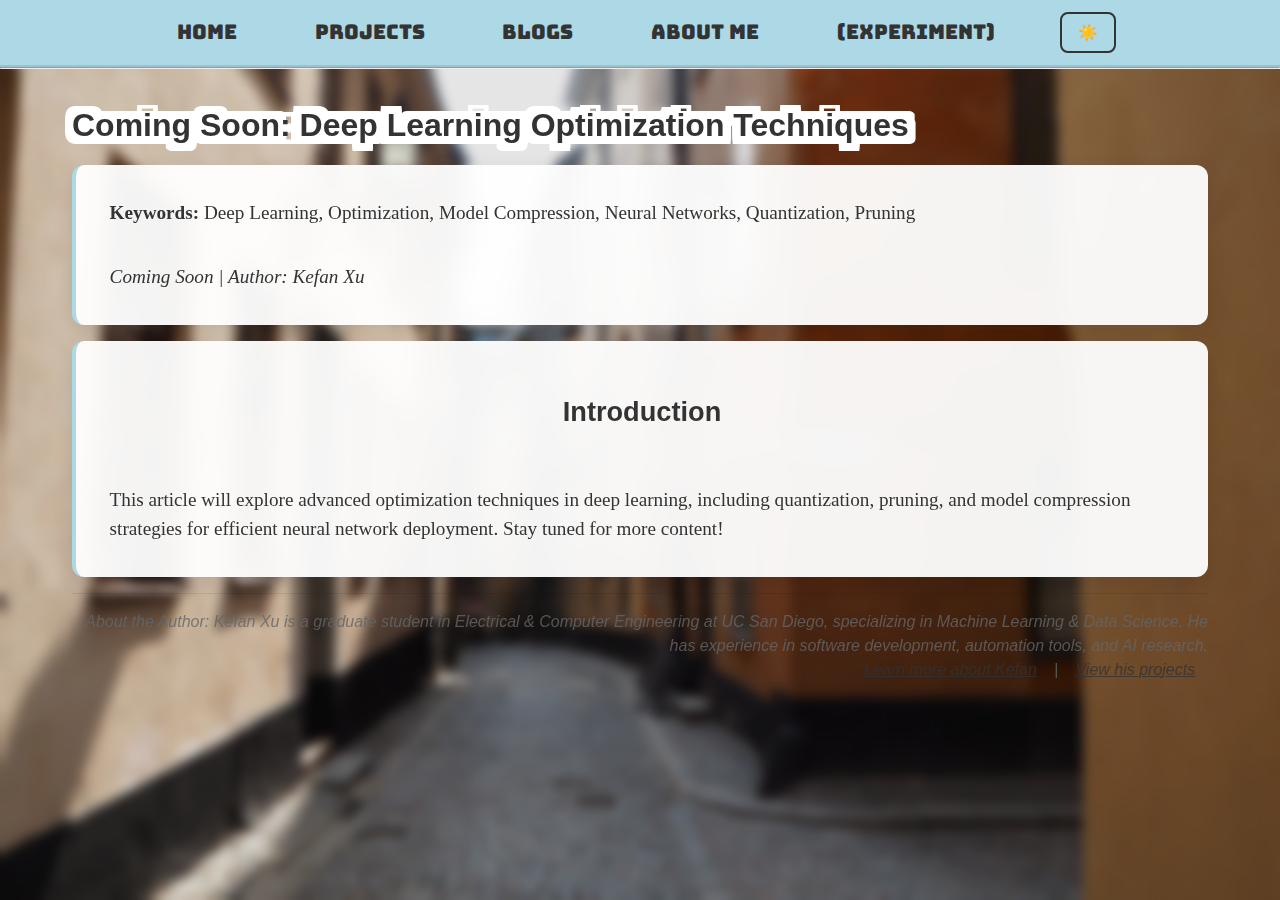
<file: blogs/blog3/index.html>
<!doctype html>
<html lang="en">
<head>
  <meta charset="utf-8">
  <meta name="viewport" content="width=device-width,initial-scale=1">
  <meta name="view-transition" content="same-origin">
  <title>Deep Learning Optimization Techniques</title>
  <meta name="description" content="Exploring advanced optimization techniques in deep learning, including quantization, pruning, and model compression strategies.">
  <link rel="icon" href="../../assets/img/siteicon.jpg" type="image/jpeg">
  <link rel="stylesheet" href="../../css/style.css">
  <script src="../../scripts/theme.js"></script>
</head>
<body>
  <!-- View Transition 覆盖层 -->
  <div class="view-transition-overlay" style="view-transition-name: transition-overlay;"></div>
  <header>
    <nav >
      <input type="checkbox" id="menu-toggle">
      <label for="menu-toggle" class="menu-icon">☰ Menu</label>
      <ul class="main-menu">
        <li><a href="../../index.html">Home</a></li>
        <li><a href="../../projects.html">Projects</a></li>
        <li><a href="../../blogs.html">Blogs</a></li>
        <li><a href="../../about.html">About me</a></li>
        <li><a href="../../experiments.html">(experiment)</a></li>
        <li class="theme-toggle-container">
          <button id="theme-toggle" class="theme-toggle" type="button">🌙 Dark &nbsp</button>
        </li>
      </ul>
    </nav>
    <hr>
  </header>

  <main>
    <article>
      <h1>Coming Soon: Deep Learning Optimization Techniques</h1>

      <section>
      <p><strong>Keywords:</strong> Deep Learning, Optimization, Model Compression, Neural Networks, Quantization, Pruning</p>
      <p><em>Coming Soon | Author: Kefan Xu</em></p>
      </section>

      <section>
        <h2>Introduction</h2>
        <p>This article will explore advanced optimization techniques in deep learning, including quantization, pruning, and model compression strategies for efficient neural network deployment. Stay tuned for more content!</p>
      </section>

      <footer>
        <p><em>About the Author: Kefan Xu is a graduate student in Electrical & Computer Engineering at UC San Diego, specializing in Machine Learning & Data Science. He has experience in software development, automation tools, and AI research.</em></p>
        <p><a href="../../about.html">Learn more about Kefan</a> | <a href="../../projects.html">View his projects</a></p>
      </footer>
    </article>
  </main>
</body>
</html>
</file>
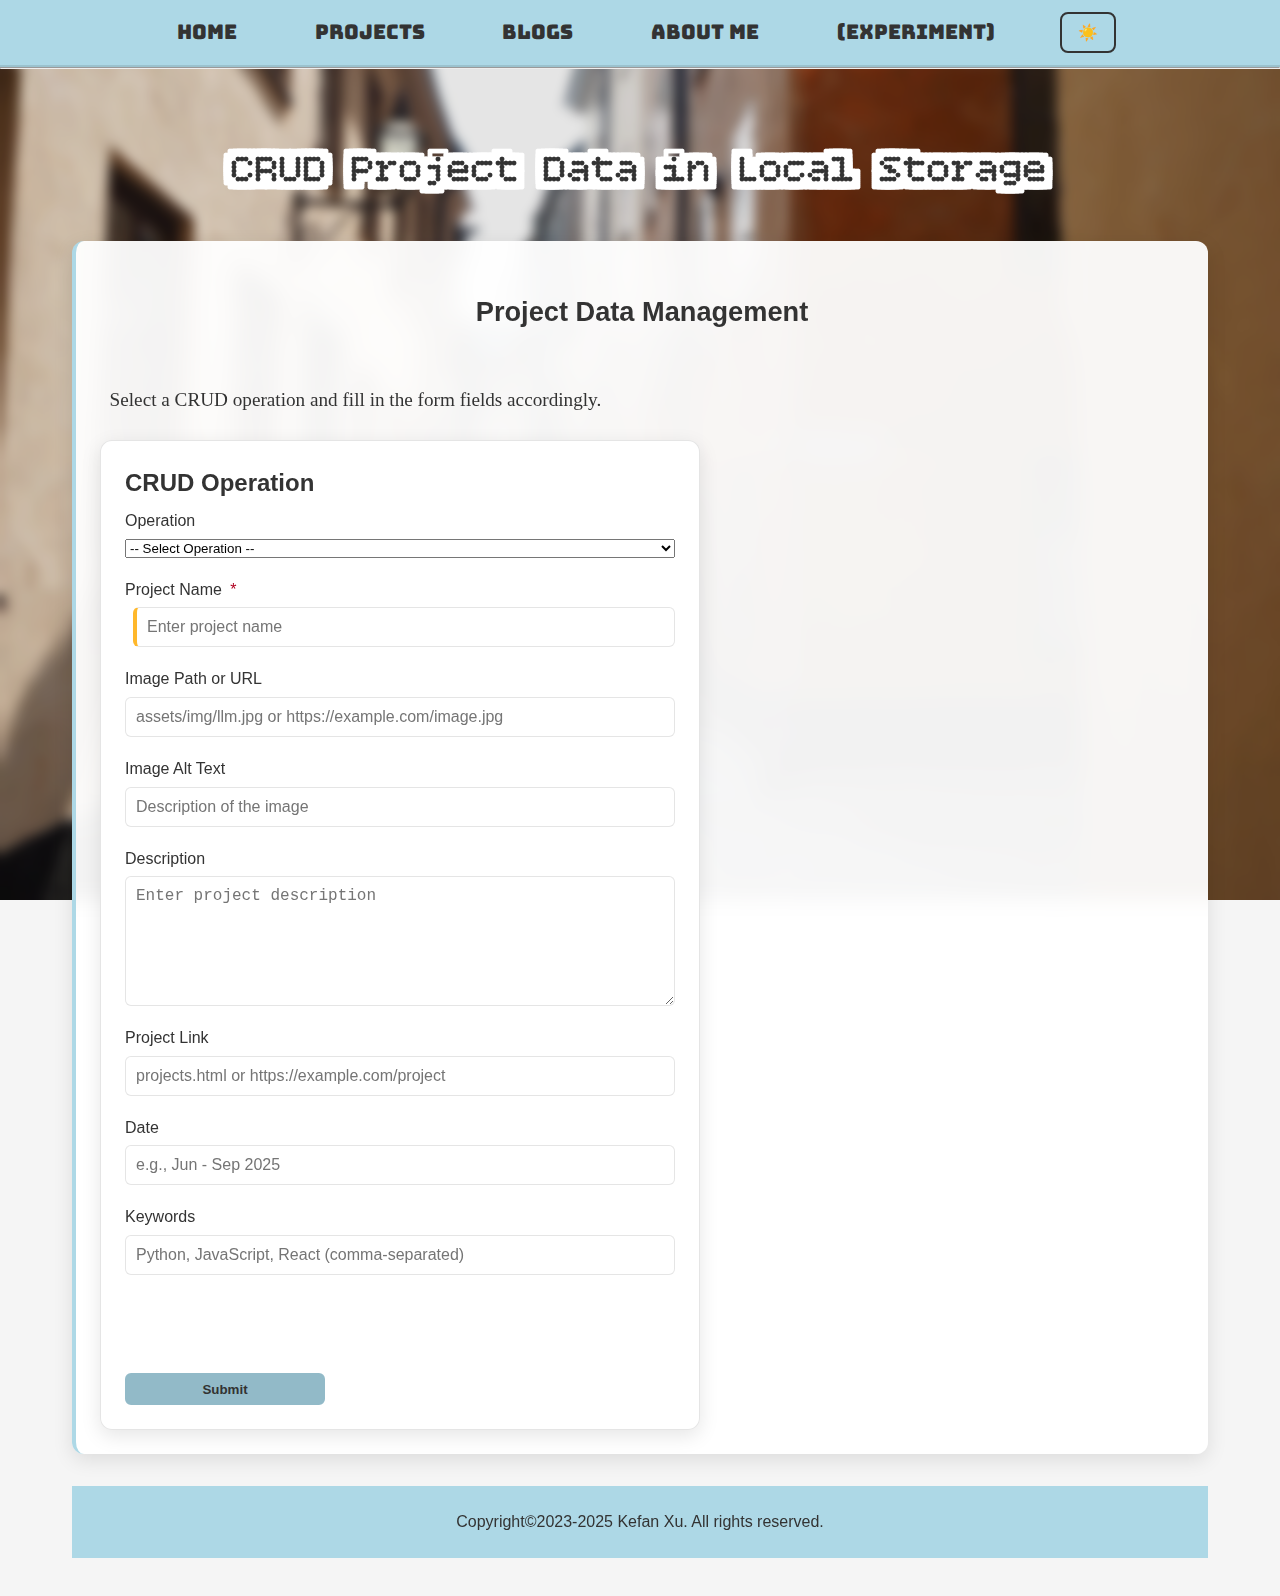
<file: crud-form.html>
<!doctype html>
<html lang="en">
<head>
  <meta charset="utf-8">
  <meta name="viewport" content="width=device-width,initial-scale=1">
  <meta name="view-transition" content="same-origin">
  <title>CRUD Project Data</title>
  <meta name="description" content="CRUD operations for project data in local storage.">
  <link rel="icon" href="assets/img/siteicon.jpg" type="image/jpeg">
  <link rel="stylesheet" href="css/style.css">
  <script src="scripts/theme.js"></script>
</head>
<body>
  <div class="view-transition-overlay" style="view-transition-name: transition-overlay;"></div>
  <header>
    <nav>
      <input type="checkbox" id="menu-toggle">
      <label for="menu-toggle" class="menu-icon">☰ Menu</label>
      <ul class="main-menu">
        <li><a href="index.html">Home</a></li>
        <li><a href="projects.html">Projects</a></li>
        <li><a href="blogs.html">Blogs</a></li>
        <li><a href="about.html">About me</a></li>
        <li><a href="experiments.html">(experiment)</a></li>
        <li class="theme-toggle-container">
          <button id="theme-toggle" class="theme-toggle" type="button">🌙 Dark &nbsp</button>
        </li>
      </ul>
    </nav>
    <hr>
  </header>

  <main>
    <h1>CRUD Project Data in Local Storage</h1>

    <section>
      <h2>Project Data Management</h2>
      <p>Select a CRUD operation and fill in the form fields accordingly.</p>

      <form 
        id="crud-form"
        class="contact-form"
        action="https://httpbin.org/post"
        method="POST"
      >
        <fieldset>
          <legend>CRUD Operation</legend>

          <span>
            <label for="crud-operation">Operation</label>
            <select 
              id="crud-operation" 
              name="crud-operation" 
              required
            >
              <option value="">-- Select Operation --</option>
              <option value="create">Create</option>
              <option value="read">Read</option>
              <option value="update">Update</option>
              <option value="delete">Delete</option>
            </select>
          </span>

          <span>
            <label for="project-name">Project Name</label>
            <input 
              type="text"
              id="project-name"
              name="project-name"
              placeholder="Enter project name"
              required
              pattern="[A-Za-z0-9\s\-_]+"
              minlength="2"
              maxlength="100"
              title="Project name must be 2-100 characters, letters, numbers, spaces, hyphens, and underscores only"
            >
          </span>

          <span id="image-field">
            <label for="project-image">Image Path or URL</label>
            <input 
              type="text"
              id="project-image"
              name="project-image"
              placeholder="assets/img/llm.jpg or https://example.com/image.jpg"
              pattern="(https?://.+)|([A-Za-z0-9_./-]+)"
              title="Accepts absolute URLs or relative asset paths"
            >
          </span>

          <span id="alt-field">
            <label for="project-alt">Image Alt Text</label>
            <input 
              type="text"
              id="project-alt"
              name="project-alt"
              placeholder="Description of the image"
              maxlength="200"
              title="Alt text for the image (max 200 characters)"
            >
          </span>

          <span id="description-field">
            <label for="project-description">Description</label>
            <textarea 
              id="project-description" 
              name="project-description" 
              rows="6" 
              placeholder="Enter project description"
              minlength="10"
              maxlength="1000"
              title="Project description (10-1000 characters)"
            ></textarea>
          </span>

          <span id="link-field">
            <label for="project-link">Project Link</label>
            <input 
              type="text"
              id="project-link"
              name="project-link"
              placeholder="projects.html or https://example.com/project"
              pattern="(https?://.+)|([A-Za-z0-9_./-]+)"
              title="Accepts internal paths or absolute URLs"
            >
          </span>

          <span id="date-field">
            <label for="project-date">Date</label>
            <input 
              type="text"
              id="project-date"
              name="project-date"
              placeholder="e.g., Jun - Sep 2025"
              pattern="[A-Za-z0-9\s\-\|,]+"
              maxlength="100"
              title="Project date or time period "
            >
          </span>

          <span id="keywords-field">
            <label for="project-keywords">Keywords</label>
            <input 
              type="text"
              id="project-keywords"
              name="project-keywords"
              placeholder="Python, JavaScript, React (comma-separated)"
              pattern="[A-Za-z0-9\s,]+"
              maxlength="500"
              title="Comma-separated keywords"
            >
          </span>

          <output id="output-error" class="error"></output>
          <output id="output-info" class="info"></output>

          <button type="submit" id="submit-btn">Submit</button>
        </fieldset>
      </form>
    </section>

    <footer>
      <p>Copyright©2023-2025 Kefan Xu. All rights reserved.</p>
    </footer>
  </main>

  <noscript>
    <p>Enable JavaScript for best experience. Theme switching and CRUD operations require JavaScript.</p>
  </noscript>
  <script src="scripts/crud-form.js"></script>
</body>
</html>
</file>
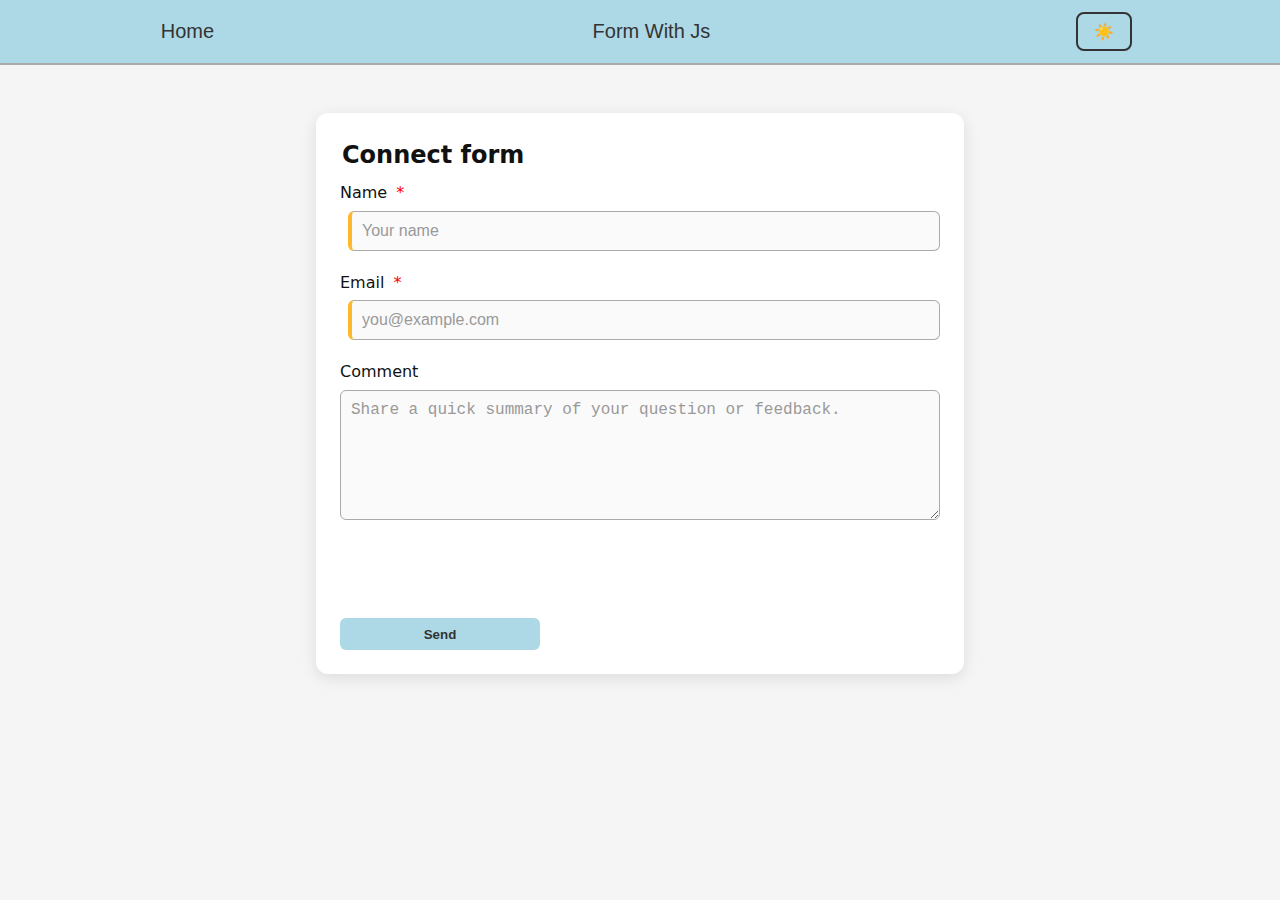
<file: form-no-js.html>
<!doctype html>
<html lang="en">
<head>
  <meta charset="utf-8">
  <meta name="viewport" content="width=device-width,initial-scale=1">
  <title>Form NO JS</title>
  <meta name="description" content="Form NO JS.">
  <link rel="icon" href="assets/img/siteicon.jpg" type="image/jpeg">
  <script src="scripts/theme.js"></script>
  <style>
    :root {
      color-scheme: light;
      font-family: system-ui, -apple-system, BlinkMacSystemFont, "Segoe UI", sans-serif;
      line-height: 1.5;
      --input-border-error: #b00020;
      --input-border-success: #0f8a01;
      --input-bg-success: #f0fff0;
      --input-required-color: #ffb82b;
      
      /* Light mode variables (default) */
      --bg-page: #f5f5f5;
      --bg-section: #ffffff;
      --bg-card: #fafafa;
      --text-primary: #111;
      --text-secondary: #666;
      --nav-bg: lightblue;
      --nav-text: #333;
      --nav-hover: #f0f0f0;
      --border-color: #aaa;
      --shadow-color: rgba(0, 0, 0, 0.1);
      --accent: lightblue;
      --placeholder-color: #999;
    }

    /* Dark mode variables */
    [data-theme="dark"] {
      --bg-page: #1a1a1a;
      --bg-section: #2a2a2a;
      --bg-card: #333333;
      --text-primary: rgba(255, 255, 255, 0.9);
      --text-secondary: rgba(255, 255, 255, 0.7);
      --nav-bg: #2a2a2a;
      --nav-text: rgba(255, 255, 255, 0.9);
      --nav-hover: rgba(255, 255, 255, 0.1);
      --border-color: rgba(255, 255, 255, 0.2);
      --shadow-color: rgba(0, 0, 0, 0.3);
      --accent: #4cc9f0;
      --placeholder-color: #acacac;
    }
    
 

    

    body {
      margin: 0;
      min-height: 100vh;
      display: flex;
      flex-direction: column;
      justify-content: flex-start;
      align-items: center;
      padding: 0;
      background: var(--bg-page);
      color: var(--text-primary);
    }

    header {
      width: 100%;
    }
    
    header nav {
      background-color: var(--nav-bg);
      border-bottom: 2px solid var(--border-color);
      position: sticky;
      top: 0;
      z-index: 10;
    }

    header .main-menu {
      display: flex;
      justify-content: space-between;
      align-items: center;
      list-style: none;
      padding: 0.75rem 1rem;
      max-width: 1000px;
      margin: auto;
    }

    header .main-menu li {
      margin: 0 0.5rem;
      font-size: 1.25rem;
      font-family: 'Bungee','Gill Sans', 'Gill Sans MT', Calibri, 'Trebuchet MS', sans-serif;
      font-weight: bold;
    }

    header nav a {
      text-decoration: none;
      color: var(--nav-text);
      font-weight: 500;
      padding: 0.4rem 0.8rem;
      border-radius: 8px;
      transition: all 0.2s ease-in-out;
    }

    header nav a:hover {
      background-color: var(--nav-hover);
    }
    
    header .theme-toggle-container {
      display: none; 
      align-items: center;
      margin-left: auto;
    }
    
    header .theme-toggle-container.js-enabled {
      display: flex;
    }
    
    header .theme-toggle {
      background: none;
      border: 2px solid var(--nav-text);
      color: var(--nav-text);
      padding: 0.5rem 1rem;
      border-radius: 8px;
      cursor: pointer;
      font-size: 1rem;
      font-weight: 500;
      transition: all 0.2s ease-in-out;
      font-family: 'Bungee','Gill Sans', 'Gill Sans MT', Calibri, 'Trebuchet MS', sans-serif;
    }
    
    header .theme-toggle:hover {
      background-color: var(--nav-hover);
    }
    
    header .theme-toggle:focus {
      outline: 3px solid var(--accent);
      outline-offset: 2px;
    }

    main {
      width: 100%;
      display: flex;
      justify-content: center;
      align-items: flex-start;
      padding: 48px 16px;
    }


    form.contact-form {
      width: 90%;
      max-width: 600px;
      background: var(--bg-section);
      padding: 24px;
      border-radius: 12px;
      box-shadow: 0 4px 16px var(--shadow-color);
      display: flex;
      flex-direction: column;
      gap: 1.25rem;
      & fieldset {
        border: none;
        padding: 0;
        margin: 0;
        display: flex;
        flex-direction: column;
        gap: 1.25rem;
        & legend {
          font-size: 1.5rem;
          font-weight: bold;
          margin-bottom: 0.5rem;
          color: var(--text-primary);
        }

        & span {
          display: flex;
          flex-direction: column;
          gap: 0.35rem;
          color: var(--text-primary);
        }

        & input,
        & textarea {
          padding: 10px;
          font-size: 1rem;
          border: 1px solid var(--border-color);
          border-radius: 6px;
          background: var(--bg-card);
          color: var(--text-primary);
        }

        & input:focus,
        & textarea:focus {
          outline: 3px solid var(--accent);
          border-color: var(--accent);
          background: var(--bg-card);
        }

        & input:optional,
        & textarea:optional {
          background: var(--bg-card);
        }

        & input:required {
          border-left: 4px solid var(--input-required-color); 
          margin-left: 8px;
        }

        & input::placeholder,
        & textarea::placeholder {
          color: var(--placeholder-color) ;
        }

        & span:has(input[required]) label::after {
          content: " *";
          color: red;
          margin-left: 4px;
        }

        & input:user-invalid:not(:placeholder-shown),
        & textarea:user-invalid:not(:placeholder-shown) {
          border-left: 4px solid var(--input-border-error) !important;
          margin-left: 8px;
          background: var(--bg-card);
        }

        & input:valid {
          border-color: var(--input-border-success) !important;
          background: var(--input-bg-success) !important;
        }

        
        & button { 
          height: 2rem;
          width: 200px;
          background: var(--accent);
          color: var(--nav-text);
          border: none;
          border-radius: 6px;
          cursor: pointer;
          font-weight: bold;
        }

        & button:hover {
          opacity: 0.9;
        }

        & output.error {
          color: var(--input-border-error);
          font-size: 0.95rem;
          min-height: 1.2rem; 
        }

        & output.info {
          color: var(--text-secondary);
          font-size: 0.95rem;
          min-height: 1.2rem;
        }

      }
    }
   

  </style>

</head>



<body>
  <header>
    <nav>
      <ul class="main-menu">
        <li><a href="index.html">Home</a></li>
        <li><a href="form-with-js.html">Form With Js</a></li>
        <li class="theme-toggle-container">
          <button id="theme-toggle" class="theme-toggle" type="button">🌙 Dark &nbsp</button>
        </li>
      </ul>
    </nav>
  </header>
  
  <main>
    <form class="contact-form"
        action="https://httpbin.org/post"
        method="POST"
        
        >
        <fieldset>
          <legend>Connect form</legend>

          <span> 
            <label for="name">Name</label>
            <input 
              type="text"
              id="name"
              name="name"
              placeholder="Your name"
              required
              pattern="[A-Za-z\s]+"
              minlength="2"
              maxlength="40"
            >
          </span>
        
          <span> 
            <label for="email">Email</label> 
            <input 
              type="email" 
              id="email" 
              name="email" 
              placeholder="you@example.com" 
              inputmode="email"
              autocomplete="email"
              minlength="6"
              maxlength="254"
              required>
          </span>
          
          <span>
            <label for="comment">Comment</label> 
            <textarea 
              id="comment" 
              name="comment" 
              rows="6" 
              placeholder="Share a quick summary of your question or feedback."
              minlength="15"
              maxlength="500"
              required></textarea>
          </span>
          

          <input type="hidden" name="possible_bot" value="true">

          <output class="error"></output>
          <output class="info"></output>

          <button >Send</button>
        </fieldset>
      </form>
  </main>
</body>
</html>
</file>
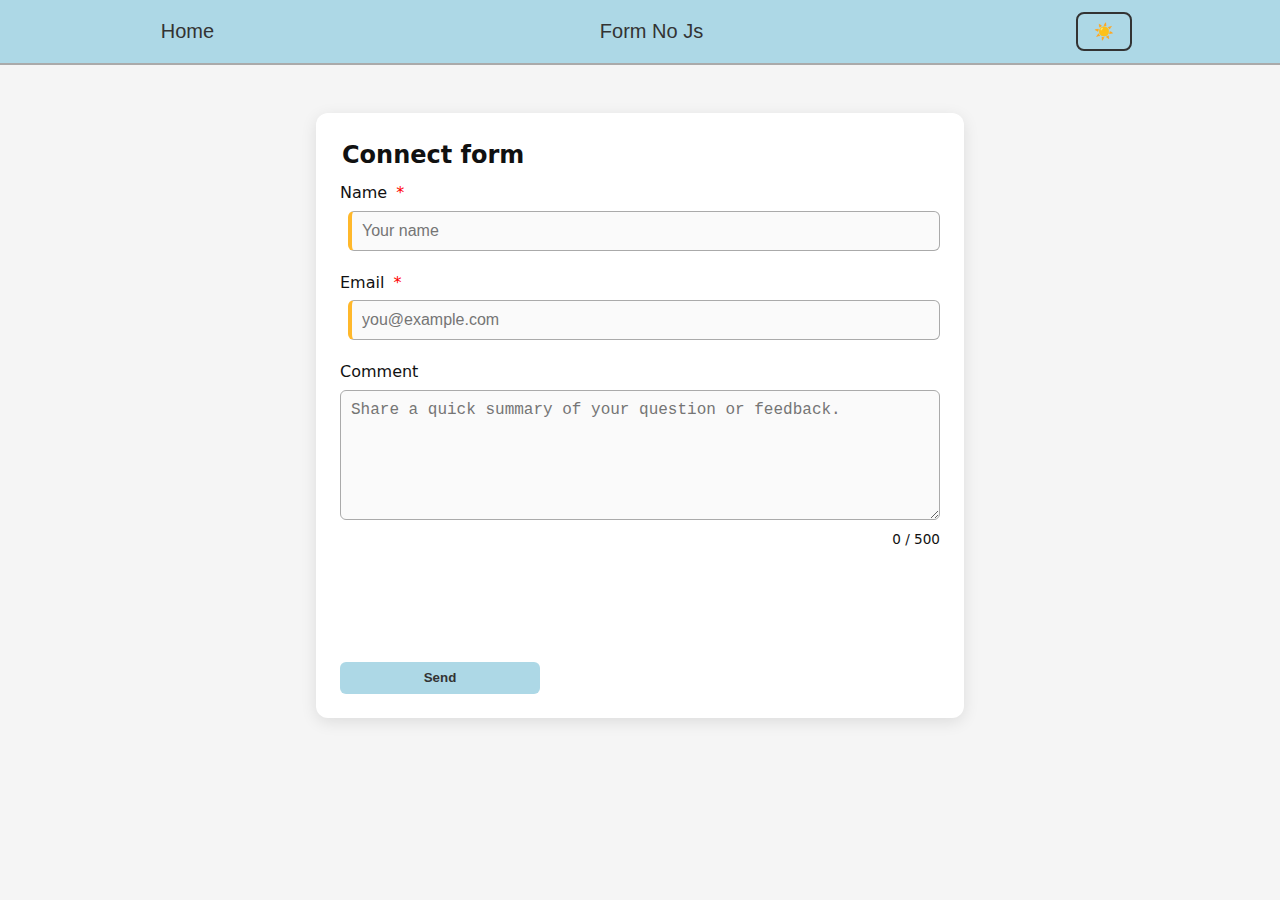
<file: form-with-js.html>
<!doctype html>
<html lang="en">
<head>
  <meta charset="utf-8">
  <meta name="viewport" content="width=device-width,initial-scale=1">
  <title>Form With JS</title>
  <meta name="description" content="Form With JS.">
  <link rel="icon" href="assets/img/siteicon.jpg" type="image/jpeg">
  <script src="scripts/theme.js"></script>

  <style>
    :root {
      color-scheme: light;
      font-family: system-ui, -apple-system, BlinkMacSystemFont, "Segoe UI", sans-serif;
      line-height: 1.5;
      --input-border-error: #b00020;
      --input-border-success: #0f8a01;
      --input-bg-success: #f0fff0;
      --input-required-color: #ffb82b;
      
      /* Light mode variables (default) */
      --bg-page: #f5f5f5;
      --bg-section: #ffffff;
      --bg-card: #fafafa;
      --text-primary: #111;
      --text-secondary: #666;
      --nav-bg: lightblue;
      --nav-text: #333;
      --nav-hover: #f0f0f0;
      --border-color: #aaa;
      --shadow-color: rgba(0, 0, 0, 0.1);
      --accent: lightblue;
    }

    /* Dark mode variables */
    [data-theme="dark"] {
      --bg-page: #1a1a1a;
      --bg-section: #2a2a2a;
      --bg-card: #333333;
      --text-primary: rgba(255, 255, 255, 0.9);
      --text-secondary: rgba(255, 255, 255, 0.7);
      --nav-bg: #2a2a2a;
      --nav-text: rgba(255, 255, 255, 0.9);
      --nav-hover: rgba(255, 255, 255, 0.1);
      --border-color: rgba(255, 255, 255, 0.2);
      --shadow-color: rgba(0, 0, 0, 0.3);
      --accent: #4cc9f0;
    }
    
 

    

    body {
      margin: 0;
      min-height: 100vh;
      display: flex;
      flex-direction: column;
      justify-content: flex-start;
      align-items: center;
      padding: 0;
      background: var(--bg-page);
      color: var(--text-primary);
    }

    header {
      width: 100%;
    }
    
    header nav {
      background-color: var(--nav-bg);
      border-bottom: 2px solid var(--border-color);
      position: sticky;
      top: 0;
      z-index: 10;
    }

    header .main-menu {
      display: flex;
      justify-content: space-between;
      align-items: center;
      list-style: none;
      padding: 0.75rem 1rem;
      max-width: 1000px;
      margin: auto;
    }

    header .main-menu li {
      margin: 0 0.5rem;
      font-size: 1.25rem;
      font-family: 'Bungee','Gill Sans', 'Gill Sans MT', Calibri, 'Trebuchet MS', sans-serif;
      font-weight: bold;
    }

    header nav a {
      text-decoration: none;
      color: var(--nav-text);
      font-weight: 500;
      padding: 0.4rem 0.8rem;
      border-radius: 8px;
      transition: all 0.2s ease-in-out;
    }

    header nav a:hover {
      background-color: var(--nav-hover);
    }
    
    header .theme-toggle-container {
      display: none; 
      align-items: center;
      margin-left: auto;
    }
    
    header .theme-toggle-container.js-enabled {
      display: flex;
    }
    
    header .theme-toggle {
      background: none;
      border: 2px solid var(--nav-text);
      color: var(--nav-text);
      padding: 0.5rem 1rem;
      border-radius: 8px;
      cursor: pointer;
      font-size: 1rem;
      font-weight: 500;
      transition: all 0.2s ease-in-out;
      font-family: 'Bungee','Gill Sans', 'Gill Sans MT', Calibri, 'Trebuchet MS', sans-serif;
    }
    
    header .theme-toggle:hover {
      background-color: var(--nav-hover);
    }
    
    header .theme-toggle:focus {
      outline: 3px solid var(--accent);
      outline-offset: 2px;
    }

    main {
      width: 100%;
      display: flex;
      justify-content: center;
      align-items: flex-start;
      padding: 48px 16px;
    }

    form.contact-form {
      width: 90%;
      max-width: 600px;
      background: var(--bg-section);
      padding: 24px;
      border-radius: 12px;
      box-shadow: 0 4px 16px var(--shadow-color);
      display: flex;
      flex-direction: column;
      gap: 1.25rem;
      & fieldset {
        border: none;
        padding: 0;
        margin: 0;
        display: flex;
        flex-direction: column;
        gap: 1.25rem;
        & legend {
          font-size: 1.5rem;
          font-weight: bold;
          margin-bottom: 0.5rem;
          color: var(--text-primary);
        }
        
        & label {
          color: var(--text-primary);
        }

        & span {
          display: flex;
          flex-direction: column;
          gap: 0.35rem;
        }

        & input,
        & textarea {
          padding: 10px;
          font-size: 1rem;
          border: 1px solid var(--border-color);
          border-radius: 6px;
          background: var(--bg-card);
          color: var(--text-primary);
        }

        & input:focus,
        & textarea:focus {
          outline: 3px solid var(--accent);
          border-color: var(--accent);
          background: var(--bg-card);
        }

        & input:optional,
        & textarea:optional {
          background: var(--bg-card);
        }

        & input:required {
          border-left: 4px solid var(--input-required-color); 
          margin-left: 8px;
        }

        & span:has(input[required]) label::after {
          content: " *";
          color: red;
          margin-left: 4px;
        }

        & input:user-invalid:not(:placeholder-shown),
        & textarea:user-invalid:not(:placeholder-shown) {
          border-left: 4px solid var(--input-border-error) !important;
          margin-left: 8px;
          background: var(--bg-card);
        }

        & input:valid {
          border-color: var(--input-border-success) !important;
          background: var(--input-bg-success) !important;
        }

        
        & button { 
          height: 2rem;
          width: 200px;
          background: var(--accent);
          color: var(--nav-text);
          border: none;
          border-radius: 6px;
          cursor: pointer;
          font-weight: bold;
        }

        & button:hover {
          opacity: 0.9;
        }

        & output.error {
          color: var(--input-border-error);
          font-size: 0.95rem;
          min-height: 1.2rem; 
        }

        & output.info {
          color: var(--text-secondary);
          font-size: 0.95rem;
          min-height: 1.2rem;
        }

        & .char-counter {
          font-size: 0.85rem;
          text-align: right;
          margin-top: 0.25rem;
        }

        & .char-counter.warning {
          color: #ff9800;
          font-weight: bold;
        }

        & .char-counter.error {
          color: #d00000;
          font-weight: bold;
        }

        & input.flash,
        & textarea.flash {
          animation: flash 0.5s ease-in-out infinite;
        }

        & output.fade-out {
          animation: fadeOut 3s ease-out forwards;
        }

      }
    }
    
    @keyframes flash {
      0%, 100% { background-color: var(--bg-card); }
      50% { background-color: var(--input-border-error); opacity: 0.3; }
    }

    @keyframes fadeOut {
      0% { opacity: 1; }
      70% { opacity: 1; }
      100% { opacity: 0; }
    }

  </style>
</head>

<body>
  <header>
    <nav>
      <ul class="main-menu">
        <li><a href="index.html">Home</a></li>
        <li><a href="form-no-js.html">Form No Js</a></li>
        <li class="theme-toggle-container">
          <button id="theme-toggle" class="theme-toggle" type="button">🌙 Dark &nbsp</button>
        </li>
      </ul>
    </nav>
  </header>
  
  <main>
  <form 
    id="contact-form"
    class="contact-form"
    action="https://httpbin.org/post"
    method="POST"
    >
    <fieldset>
      <legend>Connect form</legend>

      <span> 
        <label for="name">Name</label>
        <input 
          type="text"
          id="name"
          name="name"
          placeholder="Your name"
          required
          pattern="[A-Za-z\s]+"
          minlength="2"
          maxlength="40"
          novalidate
        >
      </span>
     
      <span> 
        <label for="email">Email</label> 
        <input 
          type="email" 
          id="email" 
          name="email" 
          placeholder="you@example.com" 
          inputmode="email"
          autocomplete="email"
          minlength="6"
          maxlength="254"
          novalidate
          required>
      </span>
      
      <span>
        <label for="comment">Comment</label> 
        <textarea 
          id="comment" 
          name="comment" 
          rows="6" 
          placeholder="Share a quick summary of your question or feedback."
          minlength="15"
          maxlength="500"
          ></textarea>
          <p id="char-counter" class="char-counter">0 / 500</p>
      </span>
      

      <input type="hidden" name="possible_bot" value="true">
      <input type="hidden" name="form-errors" id="form-errors-input">

      <output id="output-error" class="error"></output>
      <output id="output-info" class="info"></output>

      <button >Send</button>
    </fieldset>

  </form>
  </main>

  <script src="scripts/form.js"></script>
  
  <noscript>
    <p>Enable JavaScript for best experience. Form validation and theme switching require JavaScript.</p>
  </noscript>
</body>
</file>
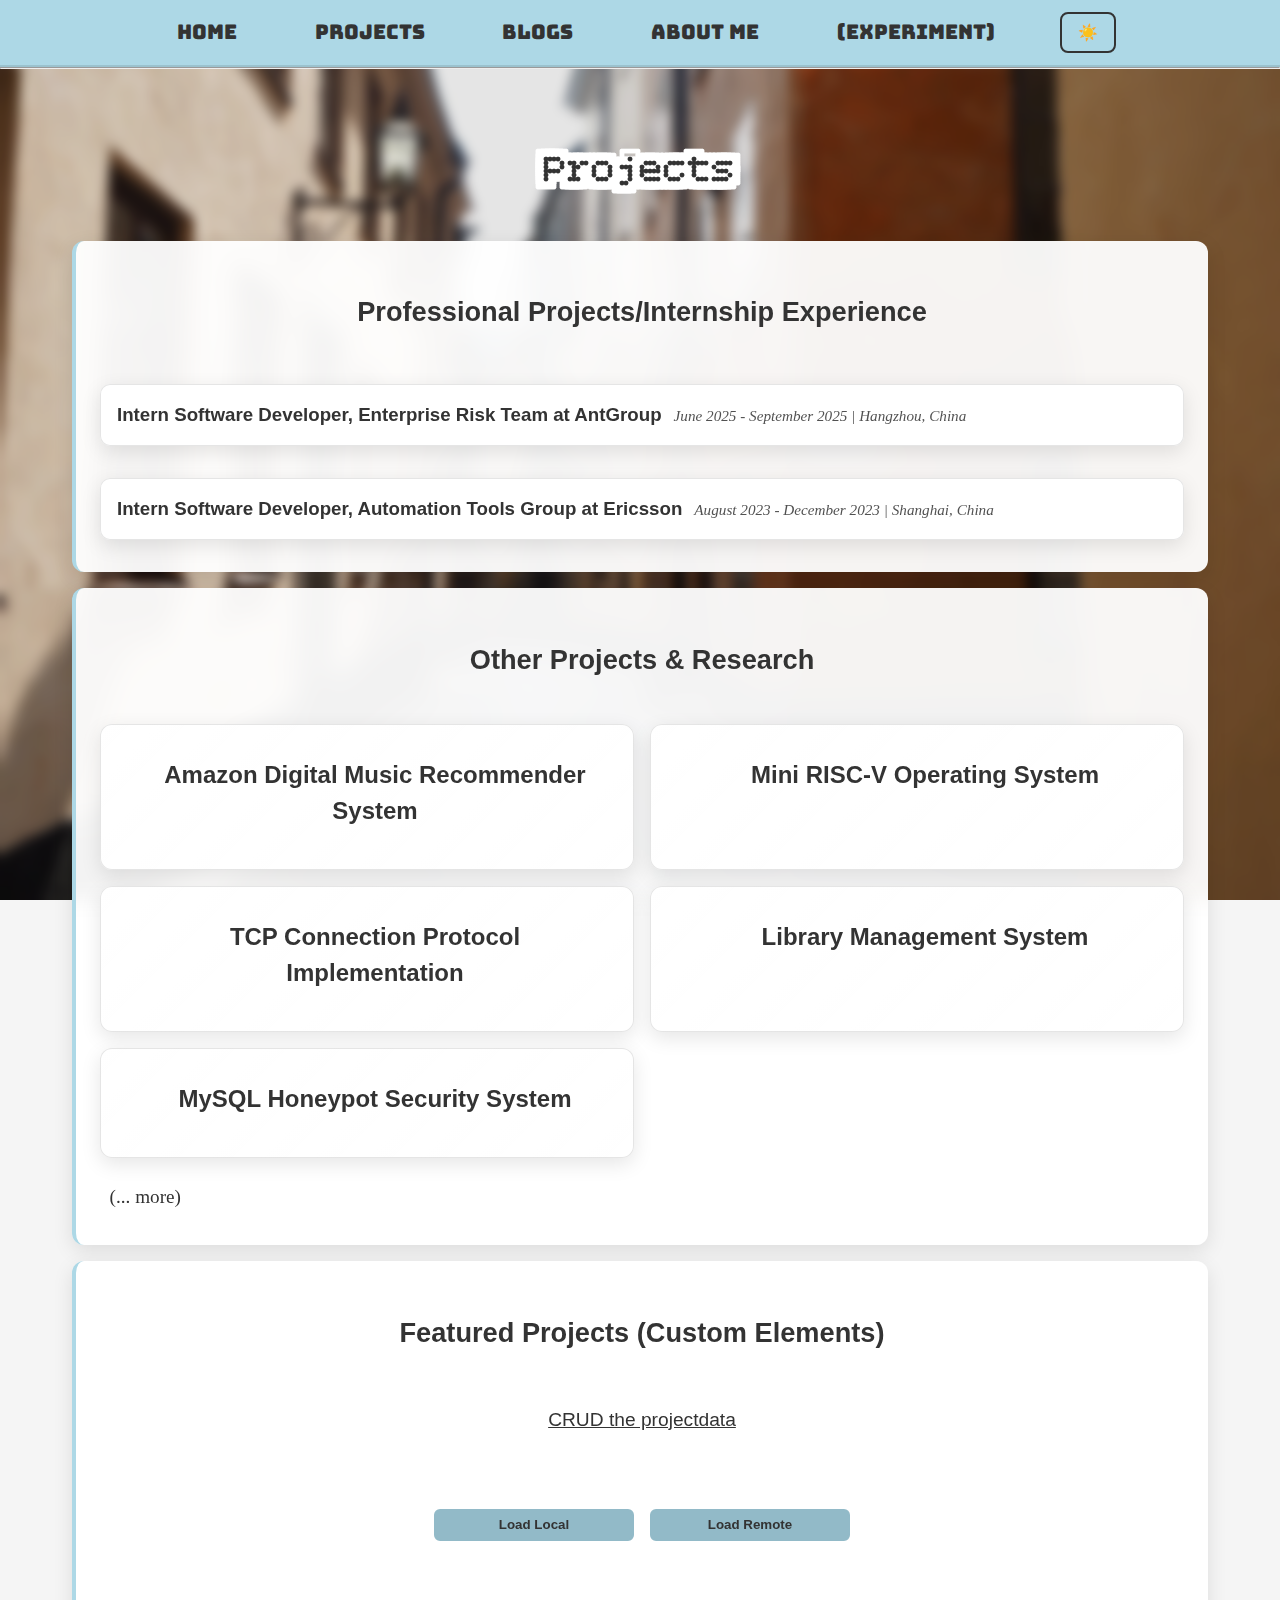
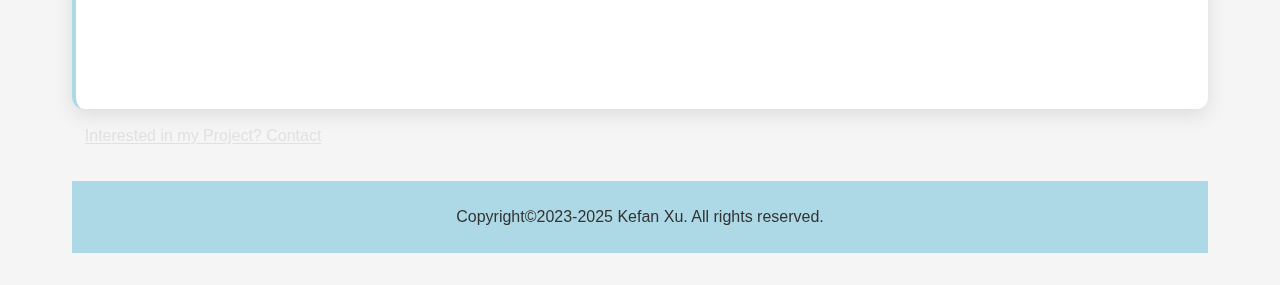
<file: projects.html>
<!doctype html>
<html lang="en">
<head>
  <meta charset="utf-8">
  <meta name="viewport" content="width=device-width,initial-scale=1">
  <meta name="view-transition" content="same-origin">
  <title>Portfolio - Projects</title>
  <meta name="description" content="Projects list.">
  <link rel="icon" href="assets/img/siteicon.jpg" type="image/jpeg">
  <link rel="stylesheet" href="css/style.css">
  <script src="scripts/theme.js"></script>
  <script src="scripts/project-card.js"></script>
</head>
<body>
  <div class="view-transition-overlay" style="view-transition-name: transition-overlay;"></div>
  <header>
    <nav>
      <input type="checkbox" id="menu-toggle">
      <label for="menu-toggle" class="menu-icon">☰ Menu</label>
      <ul class="main-menu">
        <li><a href="index.html">Home</a></li>
        <li><a href="projects.html">Projects</a></li>
        <li><a href="blogs.html">Blogs</a></li>
        <li><a href="about.html">About me</a></li>
        <li><a href="experiments.html">(experiment)</a></li>
        <li class="theme-toggle-container">
          <button id="theme-toggle" class="theme-toggle" type="button">🌙 Dark</button>
        </li>
      </ul>
    </nav>
    <hr>
  </header>

  <main>
    <h1>Projects</h1>
    <section >
      <h2>Professional Projects/Internship Experience</h2>
      <details class="project-article">
        <summary>
          <h3>Intern Software Developer, Enterprise Risk Team at AntGroup</h3>
          <p><em>June 2025 - September 2025 | Hangzhou, China</em></p>
        </summary>
        <ul>
          <li>Developed a derivative metrics Agent based on Program of Thoughts prompt engineering, enabling large language models to generate executable Python scripts from natural language descriptions of data and derivative metrics, effectively improving the accuracy of custom metrics for enterprise query agents</li>
          <li>Extended the agent capability as a core module to build an enterprise risk metrics auto-generation management platform for 2B domain, implementing code persistence and effective reuse to enable efficient generation and usage of custom risk metrics, completing core system functionality, CRUD operations, and system architecture design, effectively reducing human and economic costs for user-defined metrics</li>
          <li>Deeply participated in enterprise service runtime architecture practices, utilizing Redis middleware to cache generated code files and transforming the overall pipeline to handle production-level concurrent responses</li>
          <li>Actively participated in data governance during development, effectively performing dirty data filtering and data quality management</li>
        </ul>
      </details>
      
      <details class="project-article">
        <summary>
          <h3>Intern Software Developer, Automation Tools Group at Ericsson</h3>
          <p><em>August 2023 - December 2023 | Shanghai, China</em></p>
        </summary>
        
        <ul>
          <li>Developed scalable Python-based automation tools for formula regression in AAT-LT (Automated Acceptance Test – Load Test) system using modular design and OOP principles</li>
          <li>Independently led data pipeline improvements for large-scale load testing, streamlining data ingestion and schema validation using Pandas/NumPy, reducing test time by 25%</li>
          <li>Contributed to design, development, and unit tests of the AAT-LT system, fixing 3 defects in the adapter component and improving system reliability</li>
          <li>Prepared prototype to integrate LitmusChaos into AAT-LT, developing expertise in cloud-native architectures and container orchestration, experimenting with Chaos engineering by introducing faults like node failures, pod terminations, and network disruptions</li>
        </ul>
      </details>
    </section>

    <section class="other-projects">
      <h2>Other Projects & Research</h2>
      <details class="project-card">
        <summary><h2>Amazon Digital Music Recommender System</h2></summary>
        <section>
          <p><strong>Course Project | Oct - Dec 2024</strong></p>
          <p>Built a comprehensive recommender system for Amazon Digital Music reviews using multiple machine learning approaches. Conducted extensive EDA on review data and implemented collaborative filtering, logistic regression, SVM, and deep learning models with PyTorch using TF-IDF for text feature extraction.</p>
          <ul>
            <li>Role: Full-stack ML Developer</li>
            <li>Tech: Python, PyTorch, Pandas, Matplotlib, TF-IDF</li>
            <li>Key Features: Collaborative filtering, deep learning models, text analysis</li>
          </ul>
        </section>
        <footer>Recommender Systems & Web Mining Course Project</footer>
      </details>

      <details class="project-card">
        <summary><h2>Mini RISC-V Operating System</h2></summary>
        <section>
          <p><strong>Course Project | Aug - Dec 2023</strong></p>
          <p>Implemented a complete operating system from scratch in C based on QEMU simulator. Features include context switching with trapping, priority process scheduling, virtual memory management with three-level page tables, dynamic memory allocation, user-state program loading and execution, and thread forking.</p>
          <ul>
            <li>Role: Systems Developer</li>
            <li>Tech: C, Assembly, Makefile, GDB, QEMU</li>
            <li>Key Features: Process scheduling, virtual memory, system calls</li>
          </ul>
        </section>
        <footer>Operating Systems Course Project</footer>
      </details>

      <details class="project-card">
        <summary><h2>TCP Connection Protocol Implementation</h2></summary>
        <section>
          <p><strong>Course Project | Oct - Dec 2022</strong></p>
          <p>Built a working TCP Connection Protocol with Sender and Receiver components in C++, achieving transmission speeds of 190 Mbit/s. Implemented message transmission mechanisms with functions for message waiting between network interfaces and routes.</p>
          <ul>
            <li>Role: Network Protocol Developer</li>
            <li>Tech: C++, Sponge Library</li>
            <li>Performance: 190 Mbit/s transmission speed</li>
          </ul>
        </section>
        <footer>Computer Networks Course Project</footer>
      </details>

      <details class="project-card">
        <summary><h2>Library Management System</h2></summary>
        <section>
          <p><strong>Course Project | Jun - Jul 2023</strong></p>
          <p>Developed a comprehensive library management system with both frontend and backend components using Python, PyQt5, and MySQL. Implemented layered architecture and modularization concepts with complete CRUD operations.</p>
          <ul>
            <li>Role: Full-stack Developer</li>
            <li>Tech: Python, PyQt5, MySQL, PyMySQL</li>
            <li>Architecture: Layered architecture, relational data model</li>
          </ul>
        </section>
        <footer>Database Systems Course Project</footer>
      </details>

      <details class="project-card">
        <summary><h2>MySQL Honeypot Security System</h2></summary>
        <section>
          <p><strong>Course Project | Jan - Feb 2023</strong></p>
          <p>Created and deployed a honeypot on MySQL server to detect, prevent, and defend against network threats by luring, monitoring, and analyzing attacker activities. Collected and analyzed data about different types of security attacks to simulate and optimize network security strategies.</p>
          <ul>
            <li>Role: Security Developer</li>
            <li>Tech: MySQL, Network Security</li>
            <li>Focus: Attack pattern analysis, threat detection</li>
          </ul>
        </section>
        <footer>Computer Networks Security Project</footer>
      </details>
      <p>(... more)</p>
    </section>

    <section>
      <h2>Featured Projects (Custom Elements)</h2>
      <p style="text-align: center;"><a href="crud-form.html">CRUD the projectdata</a></p>
      
      <div class="project-cards-container">
        <div class="button-group">
          <button id="load-local">Load Local</button>
          <button id="load-remote">Load Remote</button>
        </div>
        <div id="cards-display" class="cards-grid"></div>
      </div>
    </section>

    <a class="contact-link" href="about.html#contact">Interested in my Project? Contact</a>

    <footer><p>Copyright©2023-2025 Kefan Xu. All rights reserved.</p></footer>
  </main>
  
  <noscript>
    <p>Enable JavaScript for best experience. Theme switching requires JavaScript.</p>
  </noscript>
  <div class="transition-mask">
    <div class="mask-top"></div>
    <div class="mask-bottom"></div>
  </div>
</body>
</html>
</file>
<file: css/style.css>
* { margin: 0; padding: 0; box-sizing: border-box; }

@font-face {
    font-family: "Bungee";
    src: url("../fonts/Bungee/Bungee-Regular.ttf") format("truetype");
    font-display: swap;
}

@font-face { 
    font-family: "Bitcount";
    src: url("../fonts/Bitcount_Grid_Single/BitcountGridSingle-VariableFont_CRSV.ttf") format("truetype");
    font-display: swap;
}



@supports (height: 100dvh) {
    :root {
        --viewport-height: 100dvh;
        --viewport-width: 100dvw;
    }
}



:root {
    line-height: 1.5;
    --input-border-error: #b00020;
    --input-border-success: #0f8a01;
    --input-bg-success: #f0fff0;
    --input-required-color: #ffb82b;
    --background-color: #e1f5fa;
    --background-blur: 6px;
    --header-footer-color: #d39e0f;
    --text-color:  rgba(255, 255, 255, 1);
    --viewport-height: 100vh;
    --viewport-width: 100vw;
    --accent: rgb(146, 186, 200);
    
    /* Light mode variables (default) */
    --bg-page: #f5f5f5;
    --bg-section: rgba(255, 255, 255, 0.95);
    --bg-card: rgba(255, 255, 255, 0.9);
    --bg-overlay: rgba(0, 0, 0, 0.1);
    --text-primary: #333;
    --text-secondary: #666;
    --nav-bg: lightblue;
    --nav-text: #333;
    --nav-hover: #f0f0f0;
    --border-color: rgba(0, 0, 0, 0.1);
    --shadow-color: rgba(0, 0, 0, 0.1);
    --bg-image: url("../assets/img/dreamland_light.jpg");
}

h1 {
    text-shadow: 
        -8px -8px 0 rgb(255, 255, 255),
        -6px -8px 0 rgb(255, 255, 255),
        -4px -8px 0 rgb(255, 255, 255),
        -2px -8px 0 rgb(255, 255, 255),
        0 -8px 0 rgb(255, 255, 255),
        2px -8px 0 rgb(255, 255, 255),
        4px -8px 0 rgb(255, 255, 255),
        6px -8px 0 rgb(255, 255, 255),
        8px -8px 0 rgb(255, 255, 255),
        -8px -6px 0 rgb(255, 255, 255),
        8px -6px 0 rgb(255, 255, 255),
        -8px -4px 0 rgb(255, 255, 255),
        8px -4px 0 rgb(255, 255, 255),
        -8px -2px 0 rgb(255, 255, 255),
        8px -2px 0 rgb(255, 255, 255),
        -8px 0 0 rgb(255, 255, 255),
        8px 0 0 rgb(255, 255, 255),
        -8px 2px 0 rgb(255, 255, 255),
        8px 2px 0 rgb(255, 255, 255),
        -8px 4px 0 rgb(255, 255, 255),
        8px 4px 0 rgb(255, 255, 255),
        -8px 6px 0 rgb(255, 255, 255),
        8px 6px 0 rgb(255, 255, 255),
        -8px 8px 0 rgb(255, 255, 255),
        -6px 8px 0 rgb(255, 255, 255),
        -4px 8px 0 rgb(255, 255, 255),
        -2px 8px 0 rgb(255, 255, 255),
        0 8px 0 rgb(255, 255, 255),
        2px 8px 0 rgb(255, 255, 255),
        4px 8px 0 rgb(255, 255, 255),
        6px 8px 0 rgb(255, 255, 255),
        8px 8px 0 rgb(255, 255, 255);
}

/* Dark mode variables */
[data-theme="dark"] {
    --bg-page: #1a1a1a;
    --bg-section: rgba(255, 255, 255, 0.1);
    --bg-card: rgba(255, 255, 255, 0.08);
    --bg-overlay: rgba(0, 0, 0, 0.4);
    --text-primary: rgba(255, 255, 255, 1);
    --text-secondary: rgba(255, 255, 255, 0.8);
    --nav-bg: #2a2a2a;
    --nav-text: rgba(255, 255, 255, 0.9);
    --nav-hover: rgba(255, 255, 255, 0.1);
    --border-color: rgba(255, 255, 255, 0.2);
    --shadow-color: rgba(0, 0, 0, 0.3);
    --bg-image: url("../assets/img/dreamland_dark.jpg");
    --input-bg-success: rgba(15, 138, 1, 0.2);
}

[data-theme="dark"] h1 {
    text-shadow: none;
}

header{
    nav {
        background-color: var(--nav-bg);
        border-bottom: 2px solid var(--border-color);
        position: sticky;
        top: 0;
        z-index: 10;
    }

    .main-menu {
        display: flex;
        justify-content: space-between;
        align-items: center;
        list-style: none;
        padding: 0.75rem 1rem;
        max-width: 1000px;
        margin: auto;
    }
    
    .theme-toggle-container {
        display: none; /* Hidden by default, shown when JS loads */
        align-items: center;
        margin-left: auto;
    }
    
    .theme-toggle-container.js-enabled {
        display: flex;
    }
    
    .theme-toggle {
        background: none;
        border: 2px solid var(--nav-text);
        color: var(--nav-text);
        padding: 0.5rem 1rem;
        border-radius: 8px;
        cursor: pointer;
        font-size: 1rem;
        font-weight: 500;
        transition: all 0.2s ease-in-out;
        font-family: 'Bungee','Gill Sans', 'Gill Sans MT', Calibri, 'Trebuchet MS', sans-serif;
    }
    
    .theme-toggle:hover {
        background-color: var(--nav-hover);
    }
    
    .theme-toggle:focus {
        outline: 3px solid var(--accent);
        outline-offset: 2px;
    }

    .main-menu li {
        margin: 0 0.5rem;
        font-size: 1.25rem;
        font-family: 'Bungee','Gill Sans', 'Gill Sans MT', Calibri, 'Trebuchet MS', sans-serif;
        font-weight: bold;
    }

    nav a {
        text-decoration: none;
        color: var(--nav-text);
        font-weight: 500;
        padding: 0.4rem 0.8rem;
        border-radius: 8px;
        transition: all 0.2s ease-in-out;
    }

    nav a:hover {
        background-color: var(--nav-hover);
    }

    #menu-toggle {
        display: none;
    }

    .menu-icon {
        display: none;
        font-size: 20px;
        cursor: pointer;
    }

    @media (max-width: 768px) {
        .main-menu {
            flex-direction: column;
            display: none;
            align-items:flex-start;
            padding: 10px;
        }

        .main-menu li {
            margin: 0.5rem;
        }

        .menu-icon {
            padding: 1rem;
            display: block;
            color: var(--nav-text);
            align-items: flex-end;
            font-family:'Gill Sans', 'Gill Sans MT', Calibri, 'Trebuchet MS', sans-serif;
            font-size:  1.5em;
        }
        
        .theme-toggle-container.js-enabled {
            margin-top: 0.5rem;
            width: 100%;
        }
        
        .theme-toggle {
            width: 100%;
        }

        #menu-toggle:checked + .menu-icon + .main-menu {
            display: flex;
        }
    }

}



body {
    margin: 0;
    padding: 0;
    background-image: var(--bg-image); 
    background-size: cover;         
    background-position: center;    
    background-repeat: no-repeat;   
    background-attachment: fixed;   
    color: var(--text-primary);                   
    font-family: Arial, sans-serif;
    min-height: var(--viewport-height);
    background-color: var(--bg-page);
}

body::before {
    content: "";
    position: fixed; 
    inset: 0;
    background-color: var(--bg-overlay);
    backdrop-filter: blur(var(--background-blur));
    z-index: 0;  
}

body > * {
  position: relative;
  z-index: 1;
}

main {
    max-width: 1200px;
    margin: 0 auto;
    padding: 2rem;
    color: var(--text-primary);
    
    > h1 {
        font-family: "Bitcount", serif;
        font-size: 2.5em;
        font-weight: 500;
        text-align: center;
        margin: 1em;
    }

    nav a {
        text-decoration: none;
        color: #333;
        font-weight: 500;
        padding: 0.4rem 0.8rem;
        border-radius: 8px;
        transition: all 0.2s ease-in-out;
    }

    nav a:hover {
        background-color: #f0f0f0;
    }

    & a {
        font-family:Verdana, Geneva, Tahoma, sans-serif;
        text-decoration: underline;
        color: var(--text-primary);
        transition: all 0.2s ease-in-out;
        padding: 0.4rem 0.8rem;
        border-radius: 8px;
        &:hover {
            background-color: #39cbf7; 
            -webkit-box-shadow: 10px 10px 99px 6px rgba(76,201,240,1);
            -moz-box-shadow: 10px 10px 99px 6px rgba(76,201,240,1); 
            box-shadow: 10px 10px 99px 6px rgba(76,201,240,1);
        }
    }

    & section, & li, & span{
        border-left: 4px solid lightblue;
    }

    & section {
        display: grid;
        grid-template-columns: 1fr;
        gap: 1rem;
        margin: 1rem 0;
        padding: 1.5rem;
        background-color: var(--bg-section);
        backdrop-filter: blur(10px);
        border-radius: 12px;
        border-left: 4px solid lightblue;

        & h2 {
            font-family:'Trebuchet MS', 'Lucida Sans Unicode', 'Lucida Grande', 'Lucida Sans', Arial, sans-serif;
            text-align: center;
            font-size: 1.7rem;
            grid-column: 1 / -1;
            margin: 1em;
            color: var(--text-primary);
        }

        & h3 {
            font-family:'Trebuchet MS', 'Lucida Sans Unicode', 'Lucida Grande', 'Lucida Sans', Arial, sans-serif;
            text-align: left;
            grid-column: 1 / -1;
            margin: 1em;
            color: var(--text-primary);
        }

        & p {
            font-family: 'Times New Roman', serif;
            text-align: left;
            font-size: 1.2rem;
            grid-column: 1 / -1;
            margin: 0.5em;
            & span {
                display: inline-flex;
                align-items: center;
                gap: 0.1rem;
                padding: 0.1rem 1rem;
                background-color: var(--bg-card);
                border-radius: 6px;
            }
        }

        & * li{
            text-align: left;
            grid-column: 1 / -1;
            margin: 0.25em;
        }

        & button { 
            height: 2rem;
            width: 200px;
            background: var(--accent);
            color: var(--text-primary);
            border: 2px solid var(--accent);
            border-radius: 6px;
            cursor: pointer;
            font-weight: bold;
            transition: all 0.2s ease-in-out;
        }

        & button:hover {
            background: var(--accent-strong);
            border-color: var(--accent-strong);
            opacity: 0.9;
        }

        & button:focus {
            outline: 3px solid var(--accent);
            outline-offset: 2px;
        }


    }
    
}



/* blog article styles */
article.blog-article {
    display: flex;
    gap: 1.5rem;
    align-items: flex-start;
    padding: 1rem;
    background-color: var(--bg-card);
    backdrop-filter: blur(10px);
    border-radius: 8px;
    margin-bottom: 1rem;
    & > .blog-img {
        width: 200px;
        height: 200px;
        min-width: 200px;
        object-fit: cover;
        border-radius: 8px;
        flex-shrink: 0;
    }
    & > .blog-content {
        flex: 1;
        display: flex;
        flex-direction: column;
        gap: 0.5rem;
        & h2 {
            font-size: 1.25rem;
            font-weight: bold;
            text-align: left;
            grid-column: unset;
            margin: 0;
            padding: 0;
            line-height: 1.2;
            color: var(--text-primary);
        }
    }
    & > .blog-content p {
        margin: 0;
        grid-column: unset;
        padding: 0;
    }
}

/* skill article styles */
article.skill-article {
    padding: 0.75rem;
    margin: 0.25rem 0;
    background-color: var(--bg-card);
    backdrop-filter: blur(8px);
    border-radius: 10px;
    border-left: 4px solid lightblue;
    transition: transform 0.2s ease, box-shadow 0.2s ease;
    & > h3 {
        margin-bottom: 1rem;
        color: var(--text-primary);
        font-size: 1.4rem;
    }
    & > p {
        display: flex;
        flex-wrap: wrap;
        gap: 0.75rem;
        margin: 0;
    }
}

article.skill-article:hover {
    transform: translateY(-2px);
    box-shadow: 0 4px 12px rgba(76, 201, 240, 0.3);
}

/* project article styles */
.project-article {
    padding: 1rem;
    margin: 0.5rem 0;
    background-color: var(--bg-card);
    backdrop-filter: blur(8px);
    border-radius: 10px;
    border-left: 4px solid #d39e0f;
    transition: transform 0.2s ease, box-shadow 0.2s ease;
    & > p {
        padding-left: 1em;
        margin: 0.75rem 0;
        line-height: 1.7;
    }
}

.project-article:hover {
    transform: translateX(5px);
    box-shadow: 0 4px 12px rgba(211, 158, 15, 0.3);
}

/* details/summary behavior for project-article */
details.project-article {
    position: relative;
}

details.project-article > summary {
    display: flex;
    align-items: baseline;
    gap: 0.75rem;
    flex-wrap: wrap;
    cursor: pointer;
    list-style: none;
}

details.project-article > summary::-webkit-details-marker {
    display: none;
}

details.project-article > summary h3 {
    margin: 0;
}

details.project-article > summary p {
    margin: 0;
    font-size: 0.95rem;
    opacity: 0.85;
    text-align: right;
}

details.project-article[open] {
    box-shadow: 0 4px 12px color-mix(in oklab, var(--header-footer-color), transparent 70%);
}

/* project card styles */
.project-card {
    padding: 2rem 2rem 2rem calc(2rem + 1em);
    margin: 0;
    background: linear-gradient(135deg, var(--bg-section) 0%, var(--bg-card) 100%);
    backdrop-filter: blur(10px);
    border-radius: 12px;
    border: 1px solid var(--border-color);
    transition: all 0.3s ease;
    > section > p {
        padding-left: 1em;
        margin: 0.25rem 0;
    }
}

.project-card:hover {
    transform: translateY(-4px);
    box-shadow: 0 8px 24px color-mix(in oklab, var(--accent), transparent 60%);
    border-color: var(--accent);
}

/* details/summary behavior for project-card */
details.project-card {
    position: relative;
}

details.project-card > summary {
    align-items: center;
    cursor: pointer;
    list-style: none;
    & h2 {
        width: 100%;
        align-self: center;
    }
}

details.project-card > summary::-webkit-details-marker {
    display: none;
}

details.project-card > summary h2 {
    font-size: 1.5rem;
    margin: 0 0 0.5rem 0;
}

details.project-card[open] {
    box-shadow: 0 8px 24px rgba(76, 201, 240, 0.4);
    border-color: rgba(76, 201, 240, 0.5);
}

/* two-column layout only for Other Projects & Research section */
.other-projects {
    grid-template-columns: repeat(2, minmax(0, 1fr));
    position: relative;
}


/* when a project-card is open, span full row and push siblings down */
.other-projects > .project-card[open] {
    grid-column: 1 / -1;
}

/* New :has() selectors (progressive enhancement) */
.other-projects:has(> .project-card[open]) {
    /* subtle section emphasis when any card is open */
    border-left-color: color-mix(in oklab, var(--accent), white 30%);
}

details.project-article:has(> summary:hover) {
    border-left-color: color-mix(in oklab, var(--header-footer-color), white 20%);
}

/* rainbow animated border around .other-projects when any card is open */
.other-projects::before {
    content: "";
    position: absolute;
    inset: -6px;
    border-radius: 16px;
    padding: 6px; /* border thickness */
    background: linear-gradient(90deg,
        #ff0048,
        #ff7a00,
        #ffd400,
        #3bd600,
        #00e1ff,
        #0066ff,
        #7a00ff,
        #ff00c8,
        #ff0048
    );
    background-size: 200% 100%;
    background-position: 0% 0;
    -webkit-mask: linear-gradient(#000 0 0) content-box, linear-gradient(#000 0 0);
    mask: linear-gradient(#000 0 0) content-box, linear-gradient(#000 0 0);
    -webkit-mask-composite: xor;
            mask-composite: exclude;
    pointer-events: none;
    opacity: 0;
    transition: opacity 0.2s ease-in-out;
    z-index: 0;
}

.other-projects:has(> .project-card[open])::before {
    opacity: 1;
    animation: rainbow-slide 4s linear infinite;
}

@keyframes rainbow-slide {
    0% { background-position: 0% 0; }
    100% { background-position: 200% 0; }
}

/* Project Card Custom Element Container Styles */
.project-cards-container {
    margin: 2rem 0;
    padding: 1rem 0;
}

.button-group {
    display: flex;
    gap: 1rem;
    margin-bottom: 2rem;
    justify-content: center;
    flex-wrap: wrap;
}

.cards-grid {
    display: grid;
    grid-template-columns: repeat(auto-fill, minmax(320px, 1fr));
    gap: 5rem 2rem;
    margin: 2rem 0;
    padding: 1rem 0;
}

@media (max-width: 768px) {
    .cards-grid {
        grid-template-columns: 1fr;
        gap: 5rem 2rem;
    }
    
    .button-group {
        flex-direction: column;
        align-items: stretch;
    }
    
    .button-group button {
        width: 100%;
    }
}


.intro-motto {
    display: grid;
    grid-template-columns: 160px 1fr 180px;
    gap: 1.5rem;
    align-items: center;
}

.intro-overview {
    display: grid;
    grid-template-columns: minmax(0, 1.4fr) minmax(0, 1.1fr);
    gap: 2rem;
    align-items: flex-start;
    margin-top: 1rem;
}

.intro-overview-right {
    display: flex;
    flex-direction: column;
    gap: 1rem;
}

.intro-highlight {
    align-self: stretch;
    height: 70%;
}

.intro-avatar {
    width: 160px;
}

.intro-avatar img {
    width: 160px;
    height: 160px;
    object-fit: cover;
    border-radius: 50%;
    border: 3px solid rgba(255, 255, 255, 0.6);
    box-shadow: 0 6px 18px rgba(0,0,0,0.35);
}

.intro-sideimg img {
    width: 100%;
    height: auto;
    border-radius: 10px;
    box-shadow: 0 6px 18px rgba(0,0,0,0.35);
}

.intro-bubble {
    position: relative;
    padding: 1rem 1.25rem;
    background-color: var(--bg-card);
    border: 1px solid var(--border-color);
    border-radius: 12px;
    backdrop-filter: blur(8px);
}


/* footer styles */
article footer {
    margin-top: 1rem;
    padding-top: 1rem;
    border-top: 1px solid var(--border-color);
    font-style: italic;
    opacity: 0.8;
    text-align: right;
    color: var(--text-secondary);
}

@media (max-width: 768px) {
    .intro-motto {
        grid-template-columns: 1fr;
    }
    .intro-bubble::after {
        left: 16px;
        top: -10px;
        border-right: 10px solid transparent;
        border-left: 10px solid transparent;
        border-bottom: 10px solid rgba(255, 255, 255, 0.25);
    }

    & article.blog-article {
        flex-direction: column;
    }

    & article.blog-article .blog-img {
        width: 100%;
        height: auto;
        aspect-ratio: 1;
        min-width: unset;
    }

    article.skill-article,
    .project-article,
    .project-card {
        padding: 1rem 1rem 1rem calc(1rem + 1em);
        margin: 0rem 0;
    }
    
    .project-card summary h2 {
        font-size: 1.3rem;
    }

    .intro-overview {
        grid-template-columns: 1fr;
    }

    /* responsive: fallback to single column in Other Projects & Research */
    .other-projects {
        grid-template-columns: 1fr;
    }
}


section ol, section ul {
    display: flex;
    flex-direction: column;
    gap: 1rem;
}
section ul li, section ol li {
    padding: 1rem;
    background-color: var(--bg-card);
    border-radius: 8px;
} 

.need-ruby{
    font-size: 1.5rem;
    line-height: 2.2rem;
    ruby-align: center;       
    ruby-position: over;       
    text-align: center;       
    font-family: "Noto Serif JP", "Hiragino Mincho ProN", serif;
}   

/* Light mode: stronger borders & shadows for main content blocks */
html:not([data-theme="dark"]) main section {
    box-shadow: 0 6px 20px var(--shadow-color);
}

html:not([data-theme="dark"]) section ul li,
html:not([data-theme="dark"]) section ol li {
    border: 1px solid var(--border-color);
    box-shadow: 0 3px 10px var(--shadow-color);
}

html:not([data-theme="dark"]) article.blog-article,
html:not([data-theme="dark"]) article.skill-article,
html:not([data-theme="dark"]) .project-article,
html:not([data-theme="dark"]) .project-card,
html:not([data-theme="dark"]) article.skill-article span,
html:not([data-theme="dark"]) form.contact-form {
    box-shadow: 0 6px 20px var(--shadow-color);
    border: 1px solid var(--border-color);
}

/* light mode: projects page contact link lighter color */
html:not([data-theme="dark"]) a.contact-link {
    color: #e1e1e1;
}


body > main > footer {
    background-color: var(--nav-bg);
    color: var(--nav-text);
    padding: 1.5rem;
    margin-top: 2rem;
    display: flex;
    flex-direction: column;
    align-items: center;
    gap: 0.5rem;
    text-align: center;
}

form.contact-form {
    width: 90%;
    max-width: 600px;
    background: var(--bg-section);
    padding: 24px;
    border-radius: 12px;
    box-shadow: 0 4px 16px var(--shadow-color);
    display: flex;
    flex-direction: column;
    gap: 1.25rem;
    & span {
        border-left: none !important;
        margin-left: 0 !important;
    }
    & fieldset {
      border: none;
      padding: 0;
      margin: 0;
      display: flex;
      flex-direction: column;
      gap: 1.25rem;
      & legend {
        font-size: 1.5rem;
        font-weight: bold;
        margin-bottom: 0.5rem;
        color: var(--text-primary);
      }
      
      & label {
        color: var(--text-primary);
      }

      & span {
        display: flex;
        flex-direction: column;
        gap: 0.35rem;
        border-left: none !important;
        margin-left: 0 !important;
        padding: 0 !important;
        background-color: transparent !important;
        border-radius: 0 !important;
      }

      & input,
      & textarea {
        padding: 10px;
        font-size: 1rem;
        border: 1px solid var(--border-color);
        border-radius: 6px;
        background: var(--bg-card);
        color: var(--text-primary);
      }

      & input:focus,
      & textarea:focus {
        outline: 3px solid var(--accent);
        border-color: var(--accent);
        background: var(--bg-card);
      }

      & input:optional,
      & textarea:optional {
        background: var(--bg-card);
      }

      & input:required {
        border-left: 4px solid var(--input-required-color); 
        margin-left: 8px;
      }

      & span:has(input[required]) label::after {
        content: " *";
        color: var(--input-border-error);
        margin-left: 4px;
      }

      & input:user-invalid:not(:placeholder-shown),
      & textarea:user-invalid:not(:placeholder-shown) {
        border-left: 4px solid var(--input-border-error) !important;
        margin-left: 8px;
        background: var(--bg-card);
      }

      & input:valid {
        border-color: var(--input-border-success) !important;
        background: var(--input-bg-success) !important;
      }

      
      & button { 
        height: 2rem;
        width: 200px;
        background: var(--accent);
        color: var(--text-primary);
        border: 2px solid var(--accent);
        border-radius: 6px;
        cursor: pointer;
        font-weight: bold;
        transition: all 0.2s ease-in-out;
      }

      & button:hover {
        background: var(--accent-strong);
        border-color: var(--accent-strong);
        opacity: 0.9;
      }

      & button:focus {
        outline: 3px solid var(--accent);
        outline-offset: 2px;
      }

      & output.error {
        color: var(--input-border-error);
        font-size: 0.95rem;
        min-height: 1.2rem; 
      }

      & output.info {
        color: var(--text-secondary);
        font-size: 0.95rem;
        min-height: 1.2rem;
      }

      & .char-counter {
        font-size: 0.85rem;
        text-align: right;
        margin-top: 0.25rem;
        color: var(--text-secondary);
      }

      & .char-counter.warning {
        color: var(--input-required-color);
        font-weight: bold;
      }

      & .char-counter.error {
        color: var(--input-border-error);
        font-weight: bold;
      }

      & input.flash,
      & textarea.flash {
        animation: flash 0.5s ease-in-out infinite;
      }

      & output.fade-out {
        animation: fadeOut 3s ease-out forwards;
      }

    }
  }
  
@keyframes flash {
    0%, 100% { 
        background-color: var(--bg-card); 
        border-color: var(--border-color);
    }
    50% { 
        background-color: var(--input-border-error); 
        border-color: var(--input-border-error);
        opacity: 0.3; 
    }
}

@keyframes fadeOut {
    0% { opacity: 1; }
    70% { opacity: 1; }
    100% { opacity: 0; }
}

@view-transition {
    navigation: auto;
}

html {
    view-transition-name: root;
}

.view-transition-overlay {
    position: fixed;
    inset: 0;
    background-image: var(--bg-image);
    background-size: cover;
    background-position: center;
    background-repeat: no-repeat;
    background-attachment: fixed;
    z-index: -10;
    pointer-events: none;
}

::view-transition-group(root) {
    background-image: var(--bg-image);
    background-size: cover;
    background-position: center;
    background-repeat: no-repeat;
}

::view-transition-group(transition-overlay) {
    z-index: -10;
    animation: none;
    clip-path: none !important;
}

::view-transition-old(transition-overlay),
::view-transition-new(transition-overlay) {
    animation: none;
    clip-path: none !important;
}

@keyframes move-out {
  from {
    clip-path: inset(0 0 0 0);
  }

  to {
    clip-path: inset(50% 0 50% 0);
  }
}

@keyframes move-in {
  from {
    clip-path: inset(50% 0 50% 0);
  }

  to {
    clip-path: inset(0 0 0 0);
  }
}


::view-transition-old(root) {
  animation: 0.75s ease-in both move-out;
}

::view-transition-new(root) {
  animation: 0.75s ease-in 0.75s both move-in;
}
</file>
